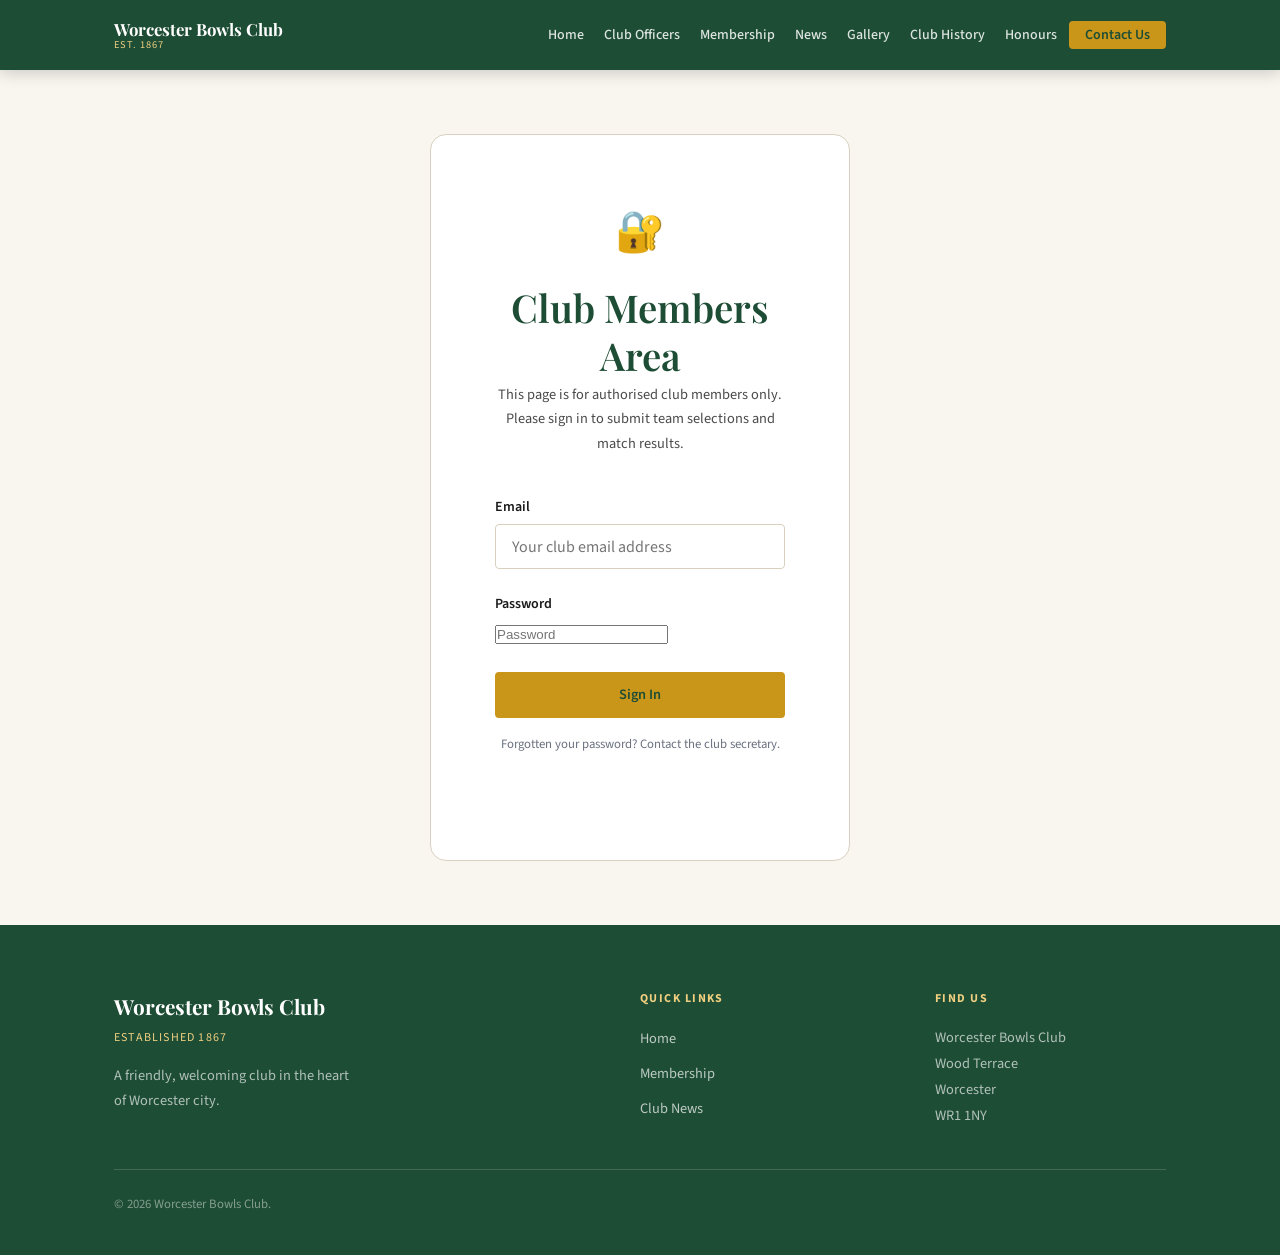
<file: admin.html>
<!DOCTYPE html>
<html lang="en">
<head>
  <meta charset="UTF-8" />
  <meta name="viewport" content="width=device-width, initial-scale=1.0" />
  <title>Submit News — Worcester Bowls Club</title>
  <link rel="icon" type="image/png" href="assets/images/favicon.png" />
  <link rel="stylesheet" href="assets/css/style.css" />
  <style>
    .fade-in { opacity:0; transform:translateY(20px); transition:opacity .6s ease,transform .6s ease; }
    .fade-in.visible { opacity:1; transform:translateY(0); }

    body { background: var(--cream); }

    /* Login wall */
    #login-wall {
      min-height: 80vh;
      display: flex;
      align-items: center;
      justify-content: center;
      padding: var(--space-2xl);
    }

    .login-card {
      background: var(--white);
      border: 1px solid var(--border);
      border-radius: var(--radius-lg);
      padding: var(--space-2xl);
      width: 100%;
      max-width: 420px;
      text-align: center;
    }

    .login-card .lock-icon { font-size: 2.5rem; margin-bottom: var(--space-md); }
    .login-card h2 { margin-bottom: var(--space-xs); }
    .login-card p  { font-size: .9rem; margin-bottom: var(--space-xl); }

    /* Admin panel (shown after login) */
    #admin-panel { display: none; }

    .admin-header {
      background: var(--green-dark);
      padding: var(--space-md) 0;
      margin-bottom: var(--space-2xl);
    }

    .admin-header-inner {
      display: flex;
      justify-content: space-between;
      align-items: center;
    }

    .admin-header span {
      color: rgba(255,255,255,.75);
      font-size: .875rem;
    }

    .admin-header strong { color: var(--white); }

    /* Post type tabs */
    .post-type-tabs {
      display: flex;
      gap: var(--space-sm);
      margin-bottom: var(--space-xl);
    }

    .post-type-tab {
      flex: 1;
      padding: var(--space-md);
      border: 2px solid var(--border);
      border-radius: var(--radius-md);
      background: var(--white);
      cursor: pointer;
      text-align: center;
      transition: all var(--transition);
      font-family: var(--font-body);
    }

    .post-type-tab:hover { border-color: var(--green-mid); }

    .post-type-tab.active {
      border-color: var(--green-dark);
      background: var(--green-pale);
    }

    .post-type-tab .tab-icon { font-size: 1.5rem; display: block; margin-bottom: 4px; }
    .post-type-tab .tab-label { font-size: .875rem; font-weight: 600; color: var(--green-dark); }

    /* Form panels */
    .form-panel { display: none; }
    .form-panel.active { display: block; }

    .admin-form {
      background: var(--white);
      border: 1px solid var(--border);
      border-radius: var(--radius-lg);
      padding: var(--space-2xl);
    }

    .form-section-title {
      font-family: var(--font-heading);
      font-size: 1.05rem;
      color: var(--green-dark);
      border-bottom: 2px solid var(--green-pale);
      padding-bottom: var(--space-sm);
      margin-bottom: var(--space-lg);
      margin-top: var(--space-xl);
    }

    .form-section-title:first-child { margin-top: 0; }

    @media (max-width: 600px) {
      .post-type-tabs { flex-direction: column; }
      .admin-form { padding: var(--space-lg); }
    }
  </style>
</head>
<body>

  <header class="site-header">
    <div class="container">
      <nav class="nav-inner" role="navigation" aria-label="Main navigation">
        <a href="index.html" class="nav-logo">
          <div class="nav-logo-text"><span class="club-name">Worcester Bowls Club</span><span class="club-est">Est. 1867</span></div>
        </a>
        <button class="nav-toggle" aria-label="Open menu" aria-expanded="false"><span></span><span></span><span></span></button>
        <ul class="nav-links" role="list">
          <li><a href="index.html">Home</a></li>
          <li><a href="club-officers.html">Club Officers</a></li>
          <li><a href="membership.html">Membership</a></li>
          <li><a href="newsfeed.html">News</a></li>
          <li><a href="gallery.html">Gallery</a></li>
          <li><a href="club-history.html">Club History</a></li>
          <li><a href="competition-honours.html">Honours</a></li>
          <li><a href="contact.html" class="nav-cta">Contact Us</a></li>
        </ul>
      </nav>
    </div>
  </header>

  <main id="main-content">

    <!-- ============================================================
         LOGIN WALL — shown to unauthenticated users
         ============================================================ -->
    <div id="login-wall">
      <div class="login-card">
        <div class="lock-icon">🔐</div>
        <h2>Club Members Area</h2>
        <p>This page is for authorised club members only. Please sign in to submit team selections and match results.</p>

        <div id="login-error" class="form-message error" style="margin-bottom: var(--space-md); text-align:left;"></div>

        <!-- Firebase login form — wired up in admin.js -->
        <div class="form-group" style="text-align:left;">
          <label for="login-email">Email</label>
          <input type="email" id="login-email" placeholder="Your club email address" autocomplete="email" />
        </div>
        <div class="form-group" style="text-align:left;">
          <label for="login-password">Password</label>
          <input type="password" id="login-password" placeholder="Password" autocomplete="current-password" />
        </div>
        <button class="btn btn-primary" id="login-btn" style="width:100%; justify-content:center;">Sign In</button>
        <p style="font-size:.8rem; color:var(--text-light); margin-top:var(--space-md);">Forgotten your password? Contact the club secretary.</p>
      </div>
    </div>

    <!-- ============================================================
         ADMIN PANEL — shown after successful login
         ============================================================ -->
    <div id="admin-panel">
      <div class="admin-header">
        <div class="container">
          <div class="admin-header-inner">
            <span>Signed in as <strong id="user-email-display"></strong></span>
            <button class="btn btn-secondary" id="logout-btn" style="padding:.4rem 1rem; font-size:.8rem;">Sign Out</button>
          </div>
        </div>
      </div>

      <div class="container">
        <div class="section-header fade-in">
          <span class="section-label">Club Members Area</span>
          <h2>Submit a News Post</h2>
          <div class="section-divider"></div>
        </div>

        <p style="max-width:60ch; margin-bottom: var(--space-xl);" class="fade-in">Use the forms below to post team selections ahead of matches, or to record match results and reports. Posts appear on the <a href="newsfeed.html">public newsfeed</a> immediately.</p>

        <!-- Post type selector -->
        <div class="post-type-tabs fade-in" role="tablist">
          <button class="post-type-tab active" data-tab="selection" role="tab" aria-selected="true">
            <span class="tab-icon">📋</span>
            <span class="tab-label">Team Selection</span>
          </button>
          <button class="post-type-tab" data-tab="result" role="tab" aria-selected="false">
            <span class="tab-icon">🏆</span>
            <span class="tab-label">Match Result</span>
          </button>
        </div>

        <!-- ======================================================
             TEAM SELECTION FORM
             ====================================================== -->
        <div class="form-panel active fade-in" id="panel-selection">
          <div class="admin-form">

            <h3 class="form-section-title">Match Details</h3>

            <div class="form-row">
              <div class="form-group">
                <label for="sel-match-date">Match Date <span class="required">*</span></label>
                <input type="date" id="sel-match-date" name="match_date" required />
              </div>
              <div class="form-group">
                <label for="sel-competition">Competition / League <span class="required">*</span></label>
                <input type="text" id="sel-competition" name="competition" placeholder="e.g. Worcester League, Friendly" required />
              </div>
            </div>

            <div class="form-row">
              <div class="form-group">
                <label for="sel-opponent">Opponent <span class="required">*</span></label>
                <input type="text" id="sel-opponent" name="opponent" placeholder="Opposing club name" required />
              </div>
              <div class="form-group">
                <label for="sel-venue">Venue</label>
                <select id="sel-venue" name="venue">
                  <option value="home">Home</option>
                  <option value="away">Away</option>
                </select>
              </div>
            </div>

            <h3 class="form-section-title">Selected Players</h3>

            <div class="form-group">
              <label for="sel-players">Player Names <span class="required">*</span></label>
              <textarea id="sel-players" name="players" rows="4" placeholder="List selected players, one per line or separated by commas" required></textarea>
            </div>

            <div class="form-group">
              <label for="sel-additional">Additional Information</label>
              <textarea id="sel-additional" name="additional_info" rows="3" placeholder="e.g. Arrival time, dress code, any special instructions…"></textarea>
            </div>

            <div id="sel-success" class="form-message success">✅ Team selection posted to the newsfeed!</div>
            <div id="sel-error" class="form-message error">Something went wrong. Please try again.</div>

            <div style="margin-top:var(--space-xl);">
              <button class="btn btn-primary" id="sel-submit-btn">Post Team Selection</button>
            </div>

          </div>
        </div>

        <!-- ======================================================
             MATCH RESULT FORM
             ====================================================== -->
        <div class="form-panel fade-in" id="panel-result">
          <div class="admin-form">

            <h3 class="form-section-title">Match Details</h3>

            <div class="form-row">
              <div class="form-group">
                <label for="res-match-date">Match Date <span class="required">*</span></label>
                <input type="date" id="res-match-date" name="match_date" required />
              </div>
              <div class="form-group">
                <label for="res-competition">Competition / League <span class="required">*</span></label>
                <input type="text" id="res-competition" name="competition" placeholder="e.g. Worcester League" required />
              </div>
            </div>

            <h3 class="form-section-title">Score</h3>

            <div class="form-row">
              <div class="form-group">
                <label for="res-home-team">Home Team <span class="required">*</span></label>
                <input type="text" id="res-home-team" name="home_team" placeholder="e.g. Worcester" required />
              </div>
              <div class="form-group">
                <label for="res-home-score">Home Score <span class="required">*</span></label>
                <input type="text" id="res-home-score" name="home_score" placeholder="e.g. 78" required />
              </div>
            </div>

            <div class="form-row">
              <div class="form-group">
                <label for="res-away-team">Away Team <span class="required">*</span></label>
                <input type="text" id="res-away-team" name="away_team" placeholder="Opponent name" required />
              </div>
              <div class="form-group">
                <label for="res-away-score">Away Score <span class="required">*</span></label>
                <input type="text" id="res-away-score" name="away_score" placeholder="e.g. 64" required />
              </div>
            </div>

            <div class="form-group">
              <label for="res-outcome">Outcome for Worcester <span class="required">*</span></label>
              <select id="res-outcome" name="outcome" required>
                <option value="">Select result…</option>
                <option value="win">Win</option>
                <option value="loss">Loss</option>
                <option value="draw">Draw</option>
              </select>
            </div>

            <h3 class="form-section-title">Match Report</h3>

            <div class="form-group">
              <label for="res-report">Match Comments / Report</label>
              <textarea id="res-report" name="match_report" rows="5" placeholder="A brief summary of the match — highlights, standout performances, anything worth noting. This will appear on the public newsfeed."></textarea>
              <p class="form-notice">This field is optional but encouraged — members love reading about the matches!</p>
            </div>

            <div id="res-success" class="form-message success">✅ Match result posted to the newsfeed!</div>
            <div id="res-error" class="form-message error">Something went wrong. Please try again.</div>

            <div style="margin-top:var(--space-xl);">
              <button class="btn btn-primary" id="res-submit-btn">Post Match Result</button>
            </div>

          </div>
        </div>

      </div><!-- /container -->
    </div><!-- /admin-panel -->

  </main>

  <footer class="site-footer" role="contentinfo">
    <div class="container">
      <div class="footer-grid">
        <div class="footer-brand"><div class="club-name">Worcester Bowls Club</div><div class="est">Established 1867</div><p>A friendly, welcoming club in the heart of Worcester city.</p></div>
        <div><div class="footer-heading">Quick Links</div><ul class="footer-links"><li><a href="index.html">Home</a></li><li><a href="membership.html">Membership</a></li><li><a href="newsfeed.html">Club News</a></li></ul></div>
        <div><div class="footer-heading">Find Us</div><address class="footer-address">Worcester Bowls Club<br>Wood Terrace<br>Worcester<br>WR1 1NY</address></div>
      </div>
      <div class="footer-bottom"><span>&copy; <span class="js-year"></span> Worcester Bowls Club.</span></div>
    </div>
  </footer>

  <script src="assets/js/main.js"></script>
  <!-- Firebase admin JS loaded here once Firebase is configured -->
  <!-- <script type="module" src="assets/js/admin.js"></script> -->

  <script>
    // === TAB SWITCHING ===
    document.querySelectorAll('.post-type-tab').forEach(tab => {
      tab.addEventListener('click', () => {
        document.querySelectorAll('.post-type-tab').forEach(t => { t.classList.remove('active'); t.setAttribute('aria-selected','false'); });
        document.querySelectorAll('.form-panel').forEach(p => p.classList.remove('active'));
        tab.classList.add('active');
        tab.setAttribute('aria-selected','true');
        document.getElementById('panel-' + tab.dataset.tab).classList.add('active');
      });
    });

    // === PLACEHOLDER LOGIN (replace with Firebase auth in admin.js) ===
    // This just hides the login wall for UI development.
    // DO NOT use this in production — Firebase auth replaces it entirely.
    document.getElementById('login-btn').addEventListener('click', () => {
      const email    = document.getElementById('login-email').value.trim();
      const password = document.getElementById('login-password').value;
      const errorEl  = document.getElementById('login-error');

      if (!email || !password) {
        errorEl.textContent = 'Please enter your email and password.';
        errorEl.style.display = 'block';
        return;
      }

      // TODO: Replace this block with Firebase signInWithEmailAndPassword()
      // For now, show a placeholder message
      errorEl.textContent = '⚠️ Firebase authentication not yet configured. See admin.js setup notes.';
      errorEl.style.display = 'block';
    });

    document.getElementById('logout-btn').addEventListener('click', () => {
      document.getElementById('admin-panel').style.display = 'none';
      document.getElementById('login-wall').style.display  = 'flex';
    });
  </script>

</body>
</html>
</file>
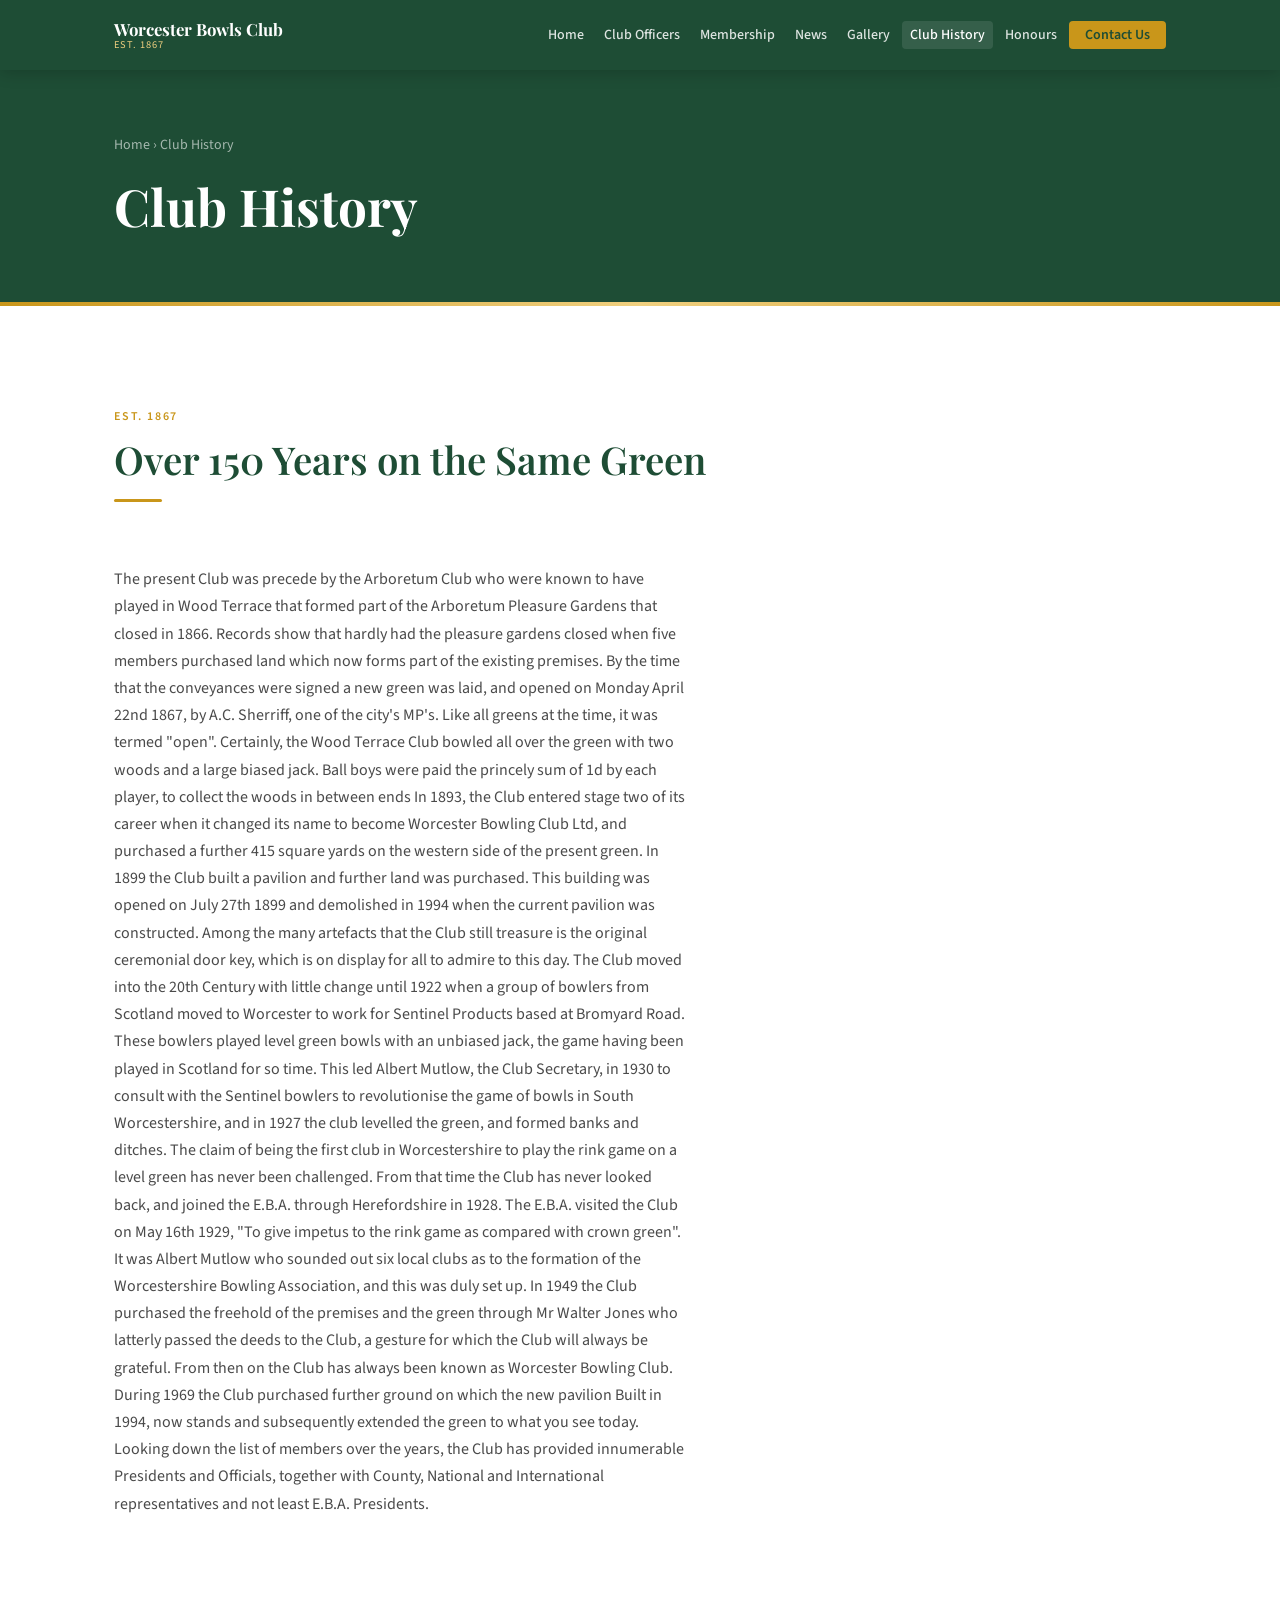
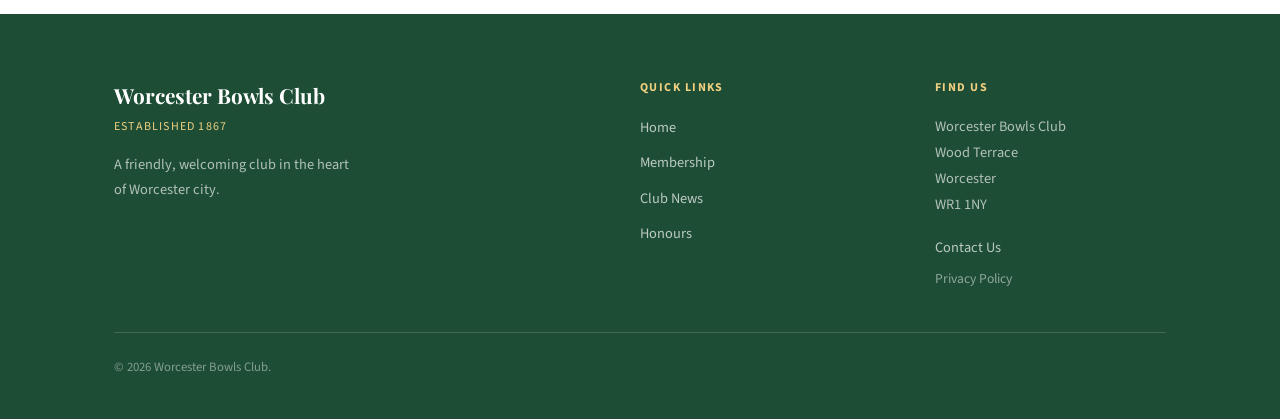
<file: club-history.html>
<!DOCTYPE html>
<html lang="en">
<head>
  <meta charset="UTF-8" />
  <meta name="viewport" content="width=device-width, initial-scale=1.0" />
  <title>Club History — Worcester Bowls Club</title>
  <link rel="icon" type="image/png" href="assets/images/favicon.png" />
  <link rel="stylesheet" href="assets/css/style.css" />
  <style>
    .fade-in { opacity:0; transform:translateY(20px); transition:opacity .6s ease,transform .6s ease; }
    .fade-in.visible { opacity:1; transform:translateY(0); }

    .history-body {
      max-width: 72ch;
    }

    .history-body h3 {
      margin-top: var(--space-2xl);
      margin-bottom: var(--space-sm);
    }

    .history-body p {
      max-width: none;
    }

    .history-image {
      border-radius: var(--radius-md);
      border: 1px solid var(--border);
      margin-block: var(--space-xl);
      overflow: hidden;
    }

    .history-image img {
      width: 100%;
    }

    .history-image figcaption {
      padding: var(--space-sm) var(--space-md);
      font-size: .8rem;
      color: var(--text-light);
      background: var(--cream);
      border-top: 1px solid var(--border);
    }
  </style>
</head>
<body>
  <header class="site-header">
    <div class="container">
      <nav class="nav-inner" role="navigation" aria-label="Main navigation">
        <a href="index.html" class="nav-logo">
          <div class="nav-logo-text"><span class="club-name">Worcester Bowls Club</span><span class="club-est">Est. 1867</span></div>
        </a>
        <button class="nav-toggle" aria-label="Open menu" aria-expanded="false"><span></span><span></span><span></span></button>
        <ul class="nav-links" role="list">
          <li><a href="index.html">Home</a></li>
          <li><a href="club-officers.html">Club Officers</a></li>
          <li><a href="membership.html">Membership</a></li>
          <li><a href="newsfeed.html">News</a></li>
          <li><a href="gallery.html">Gallery</a></li>
          <li><a href="club-history.html">Club History</a></li>
          <li><a href="competition-honours.html">Honours</a></li>
          <li><a href="contact.html" class="nav-cta">Contact Us</a></li>
        </ul>
      </nav>
    </div>
  </header>
  <main id="main-content">
    <div class="page-header">
      <div class="container">
        <p class="breadcrumb"><a href="index.html">Home</a> &rsaquo; Club History</p>
        <h1>Club History</h1>
      </div>
    </div>
    <section class="section section--alt">
      <div class="container">
        <div class="section-header fade-in">
          <span class="section-label">Est. 1867</span>
          <h2>Over 150 Years on the Same Green</h2>
          <div class="section-divider"></div>
        </div>

        <!-- PASTE THE FULL CLUB HISTORY TEXT BELOW, replacing the placeholder paragraphs -->
        <!-- Use <h3> tags for section headings within the history -->
        <div class="history-body fade-in">
	<p>The present Club was precede by the Arboretum Club who were known to have played in Wood Terrace that formed part of the Arboretum Pleasure Gardens that closed in 1866. Records show that hardly had the pleasure gardens closed when five members purchased land which now forms part of the existing premises. By the time that the conveyances were signed a new green was laid, and opened on Monday April 22nd 1867, by A.C. Sherriff, one of the city's MP's. Like all greens at the time, it was termed "open". Certainly, the Wood Terrace Club bowled all over the green with two woods and a large biased jack. Ball boys were paid the princely sum of 1d by each player, to collect the woods in between ends

In 1893, the Club entered stage two of its career when it changed its name to become Worcester Bowling Club Ltd, and purchased a further 415 square yards on the western side of the present green.

In 1899 the Club built a pavilion and further land was purchased. This building was opened on July 27th 1899 and demolished in 1994 when the current pavilion was constructed. Among the many artefacts that the Club still treasure is the original ceremonial door key, which is on display for all to admire to this day.

The Club moved into the 20th Century with little change until 1922 when a group of bowlers from Scotland moved to Worcester to work for Sentinel Products based at Bromyard Road. These bowlers played level green bowls with an unbiased jack, the game having been played in Scotland for so time. This led Albert Mutlow, the Club Secretary, in 1930 to consult with the Sentinel bowlers to revolutionise the game of bowls in South Worcestershire, and in 1927 the club levelled the green, and formed banks and ditches.

The claim of being the first club in Worcestershire to play the rink game on a level green has never been challenged.

From that time the Club has never looked back, and joined the E.B.A. through Herefordshire in 1928. The E.B.A. visited the Club on May 16th 1929, "To give impetus to the rink game as compared with crown green". It was Albert Mutlow who sounded out six local clubs as to the formation of the Worcestershire Bowling Association, and this was duly set up.

In 1949 the Club purchased the freehold of the premises and the green through Mr Walter Jones who latterly passed the deeds to the Club, a gesture for which the Club will always be grateful. From then on the Club has always been known as Worcester Bowling Club.

During 1969 the Club purchased further ground on which the new pavilion Built in 1994, now stands and subsequently extended the green to what you see today.

Looking down the list of members over the years, the Club has provided innumerable Presidents and Officials, together with County, National and International representatives and not least E.B.A. Presidents.</P>
	  <!--
          <h3>The Early Years</h3>
          <p>[Replace with the early history of the club from the original site or from club records.]</p>
	  -->
          <!-- Example of how to add a historical photo: -->
          <!--
          <figure class="history-image">
            <img src="assets/images/history/club-1920s.jpg" alt="Worcester Bowls Club in the 1920s" />
            <figcaption>The club in the 1920s — photograph courtesy of the club archive.</figcaption>
          </figure>
          -->
	
	  <!--
          <h3>Growth and Development</h3>
          <p>[Continue history here…]</p>
	  -->
	  <!--
          <h3>The Club Today</h3>
          <p>Today, Worcester Bowls Club continues the tradition of welcoming players of all abilities. [Complete this section.]</p>
	  -->
        </div>

      </div>
    </section>
  </main>
  <footer class="site-footer" role="contentinfo">
    <div class="container">
      <div class="footer-grid">
        <div class="footer-brand"><div class="club-name">Worcester Bowls Club</div><div class="est">Established 1867</div><p>A friendly, welcoming club in the heart of Worcester city.</p></div>
        <div><div class="footer-heading">Quick Links</div><ul class="footer-links"><li><a href="index.html">Home</a></li><li><a href="membership.html">Membership</a></li><li><a href="newsfeed.html">Club News</a></li><li><a href="competition-honours.html">Honours</a></li></ul></div>
        <div><div class="footer-heading">Find Us</div><address class="footer-address">Worcester Bowls Club<br>Wood Terrace<br>Worcester<br>WR1 1NY</address><div style="margin-top:var(--space-md);"><a href="contact.html" style="font-size:.9rem;color:rgba(255,255,255,.7);">Contact Us</a></div><div style="margin-top:var(--space-xs);"><a href="privacy-policy.html" style="font-size:.85rem;color:rgba(255,255,255,.5);">Privacy Policy</a></div></div>
      </div>
      <div class="footer-bottom"><span>&copy; <span class="js-year"></span> Worcester Bowls Club.</span></div>
    </div>
  </footer>
  <script src="assets/js/main.js"></script>
</body>
</html>
</file>
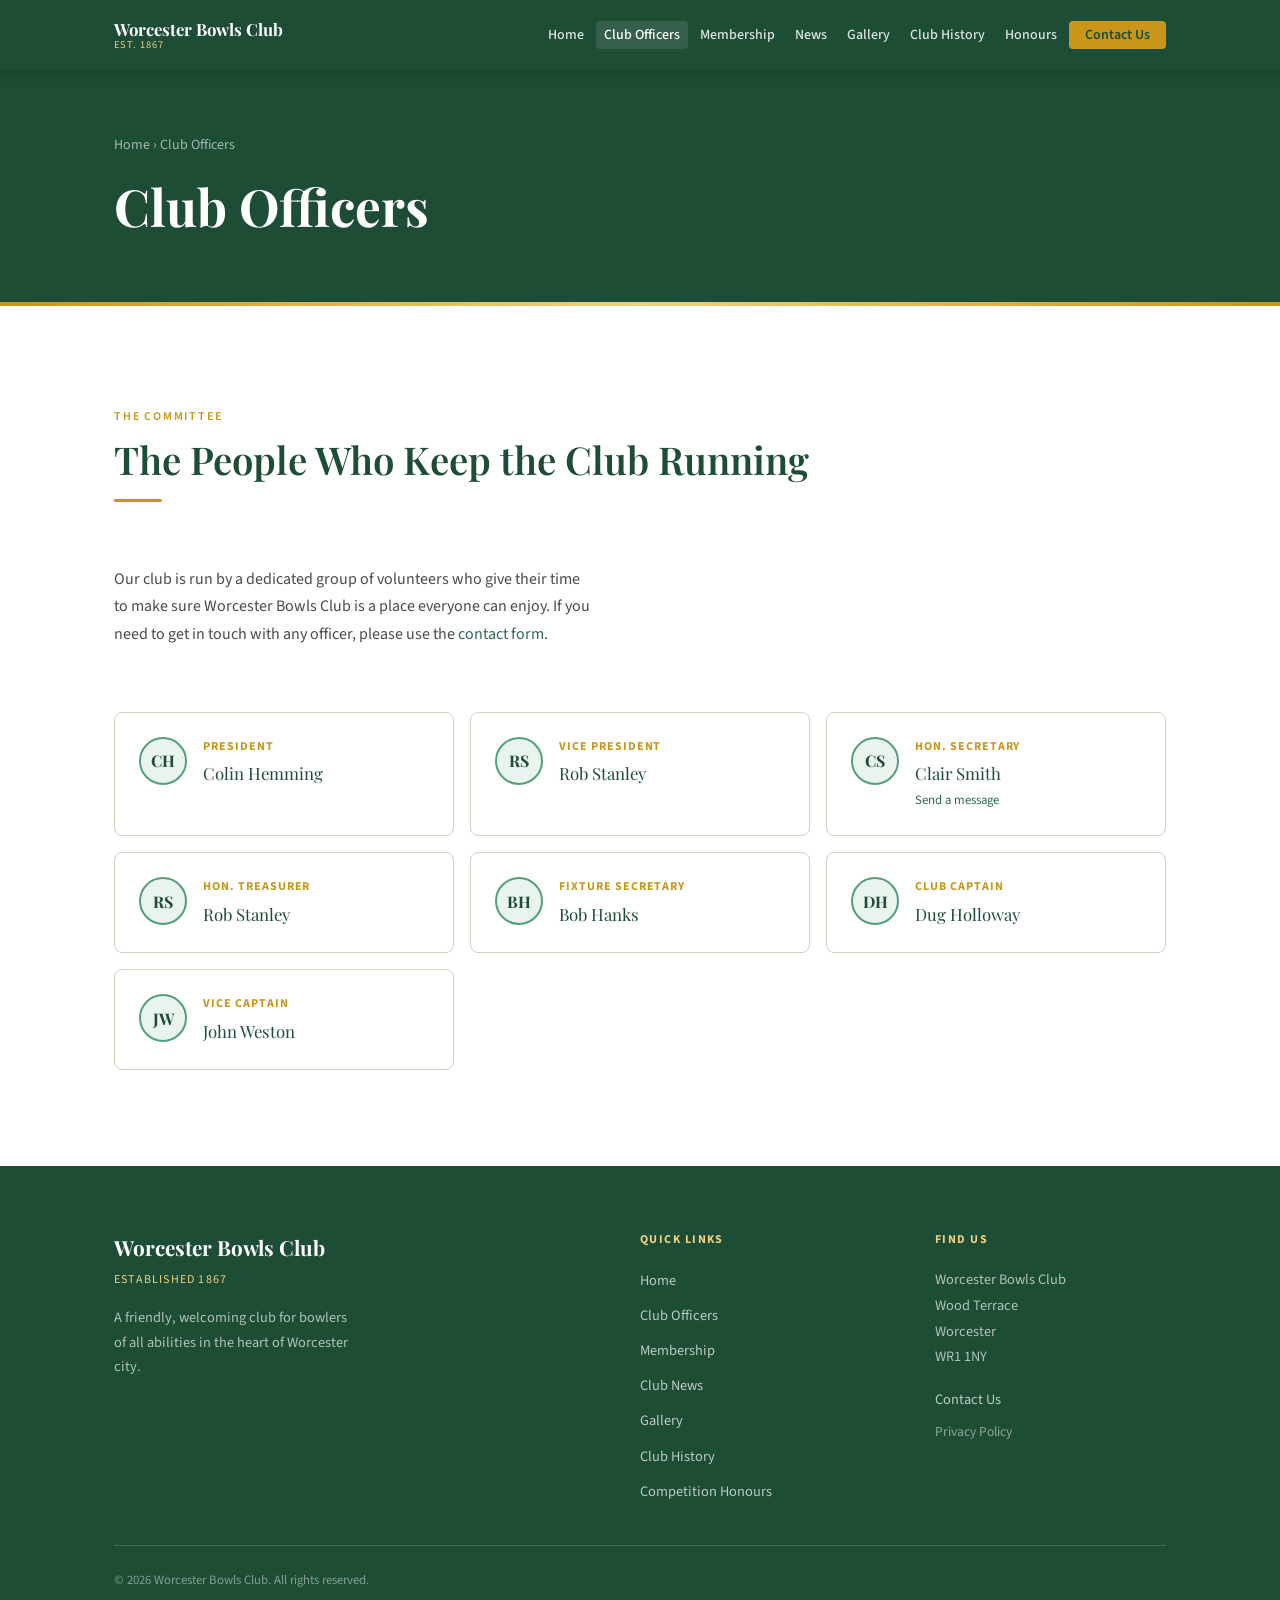
<file: club-officers.html>
<!DOCTYPE html>
<html lang="en">
<head>
  <meta charset="UTF-8" />
  <meta name="viewport" content="width=device-width, initial-scale=1.0" />
  <meta name="description" content="Meet the officers of Worcester Bowls Club — the people who keep the club running." />
  <title>Club Officers — Worcester Bowls Club</title>
  <link rel="icon" type="image/png" href="assets/images/favicon.png" />
  <link rel="stylesheet" href="assets/css/style.css" />
  <style>
    .fade-in { opacity:0; transform:translateY(20px); transition:opacity .6s ease,transform .6s ease; }
    .fade-in.visible { opacity:1; transform:translateY(0); }
  </style>
</head>
<body>

  <header class="site-header">
    <div class="container">
      <nav class="nav-inner" role="navigation" aria-label="Main navigation">
        <a href="index.html" class="nav-logo">
          <div class="nav-logo-text">
            <span class="club-name">Worcester Bowls Club</span>
            <span class="club-est">Est. 1867</span>
          </div>
        </a>
        <button class="nav-toggle" aria-label="Open menu" aria-expanded="false">
          <span></span><span></span><span></span>
        </button>
        <ul class="nav-links" role="list">
          <li><a href="index.html">Home</a></li>
          <li><a href="club-officers.html">Club Officers</a></li>
          <li><a href="membership.html">Membership</a></li>
          <li><a href="newsfeed.html">News</a></li>
          <li><a href="gallery.html">Gallery</a></li>
          <li><a href="club-history.html">Club History</a></li>
          <li><a href="competition-honours.html">Honours</a></li>
          <li><a href="contact.html" class="nav-cta">Contact Us</a></li>
        </ul>
      </nav>
    </div>
  </header>

  <main id="main-content">
    <div class="page-header">
      <div class="container">
        <p class="breadcrumb"><a href="index.html">Home</a> &rsaquo; Club Officers</p>
        <h1>Club Officers</h1>
      </div>
    </div>

    <section class="section section--alt">
      <div class="container">
        <div class="section-header">
          <span class="section-label">The Committee</span>
          <h2>The People Who Keep the Club Running</h2>
          <div class="section-divider"></div>
        </div>
        <p style="max-width:60ch; margin-bottom: var(--space-2xl);">Our club is run by a dedicated group of volunteers who give their time to make sure Worcester Bowls Club is a place everyone can enjoy. If you need to get in touch with any officer, please use the <a href="contact.html">contact form</a>.</p>

        <!-- REPLACE the names, roles and initials below with actual club officer details -->
        <div class="officer-list fade-in">

          <div class="officer-card">
            <div class="officer-initials">CH</div>
            <div class="officer-info">
              <div class="role">President</div>
              <div class="name">Colin Hemming</div>
            </div>
          </div>

          <div class="officer-card">
            <div class="officer-initials">RS</div>
            <div class="officer-info">
              <div class="role">Vice President</div>
              <div class="name">Rob Stanley</div>
            </div>
          </div>

          <div class="officer-card">
            <div class="officer-initials">CS</div>
            <div class="officer-info">
              <div class="role">Hon. Secretary</div>
              <div class="name">Clair Smith</div>
              <div class="contact-link"><a href="contact.html">Send a message</a></div>
            </div>
          </div>

          <div class="officer-card">
            <div class="officer-initials">RS</div>
            <div class="officer-info">
              <div class="role">Hon. Treasurer</div>
              <div class="name">Rob Stanley</div>
            </div>
          </div>

          <div class="officer-card">
            <div class="officer-initials">BH</div>
            <div class="officer-info">
              <div class="role">Fixture Secretary</div>
              <div class="name">Bob Hanks</div>
            </div>
          </div>

          <div class="officer-card">
            <div class="officer-initials">DH</div>
            <div class="officer-info">
              <div class="role">Club Captain</div>
              <div class="name">Dug Holloway</div>
            </div>
          </div>

          <div class="officer-card">
            <div class="officer-initials">JW</div>
            <div class="officer-info">
              <div class="role">Vice Captain</div>
              <div class="name">John Weston</div>
            </div>
          </div>

          <!-- Add more officers as needed -->

        </div>
      </div>
    </section>
  </main>

  <footer class="site-footer" role="contentinfo">
    <div class="container">
      <div class="footer-grid">
        <div class="footer-brand">
          <div class="club-name">Worcester Bowls Club</div>
          <div class="est">Established 1867</div>
          <p>A friendly, welcoming club for bowlers of all abilities in the heart of Worcester city.</p>
        </div>
        <div>
          <div class="footer-heading">Quick Links</div>
          <ul class="footer-links">
            <li><a href="index.html">Home</a></li>
            <li><a href="club-officers.html">Club Officers</a></li>
            <li><a href="membership.html">Membership</a></li>
            <li><a href="newsfeed.html">Club News</a></li>
            <li><a href="gallery.html">Gallery</a></li>
            <li><a href="club-history.html">Club History</a></li>
            <li><a href="competition-honours.html">Competition Honours</a></li>
          </ul>
        </div>
        <div>
          <div class="footer-heading">Find Us</div>
          <address class="footer-address">Worcester Bowls Club<br>Wood Terrace<br>Worcester<br>WR1 1NY</address>
          <div style="margin-top:var(--space-md);"><a href="contact.html" style="font-size:.9rem;color:rgba(255,255,255,.7);">Contact Us</a></div>
          <div style="margin-top:var(--space-xs);"><a href="privacy-policy.html" style="font-size:.85rem;color:rgba(255,255,255,.5);">Privacy Policy</a></div>
        </div>
      </div>
      <div class="footer-bottom">
        <span>&copy; <span class="js-year"></span> Worcester Bowls Club. All rights reserved.</span>
      </div>
    </div>
  </footer>

  <script src="assets/js/main.js"></script>
</body>
</html>
</file>
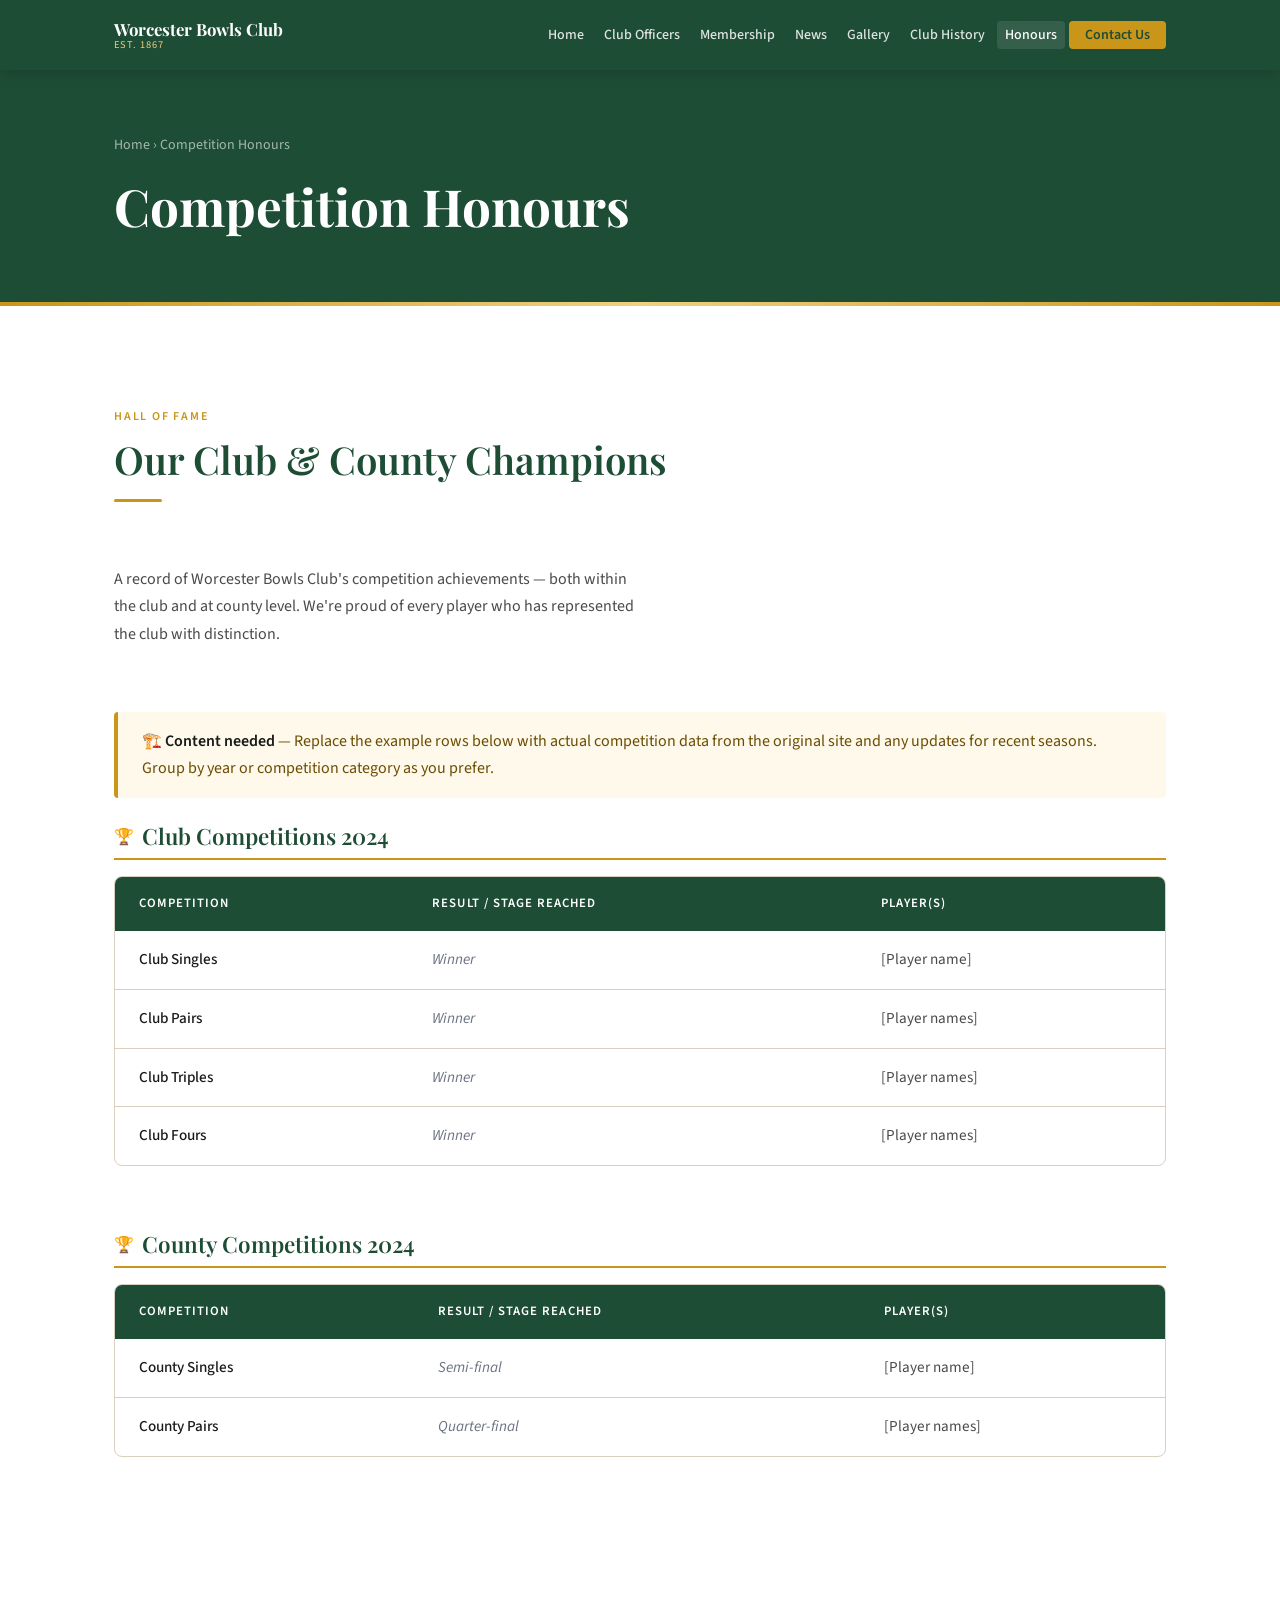
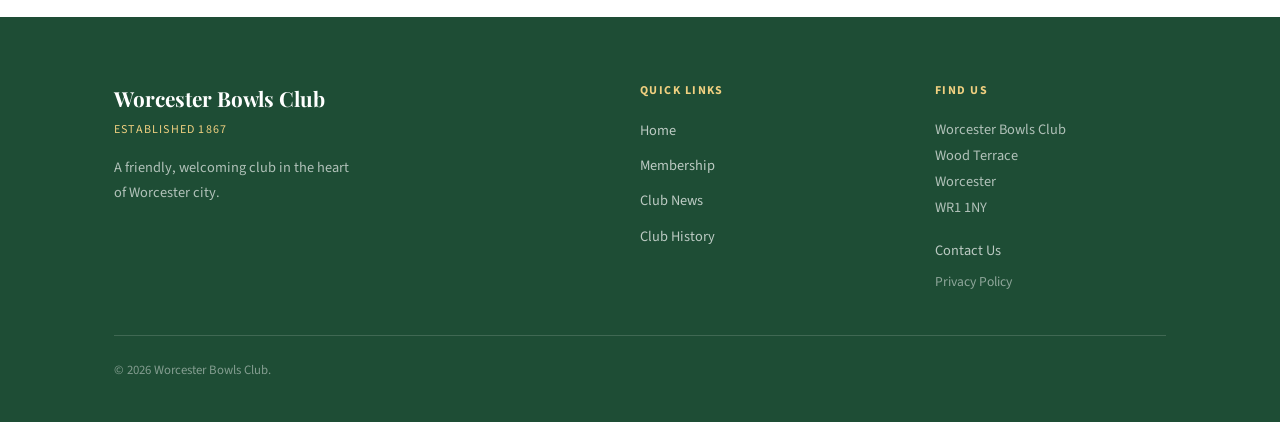
<file: competition-honours.html>
<!DOCTYPE html>
<html lang="en">
<head>
  <meta charset="UTF-8" />
  <meta name="viewport" content="width=device-width, initial-scale=1.0" />
  <title>Competition Honours — Worcester Bowls Club</title>
  <link rel="icon" type="image/png" href="assets/images/favicon.png" />
  <link rel="stylesheet" href="assets/css/style.css" />
  <style>
    .fade-in { opacity:0; transform:translateY(20px); transition:opacity .6s ease,transform .6s ease; }
    .fade-in.visible { opacity:1; transform:translateY(0); }

    .honours-intro {
      max-width: 65ch;
      margin-bottom: var(--space-2xl);
    }

    .honours-year-group {
      margin-bottom: var(--space-2xl);
    }

    .honours-year-group h3 {
      font-size: 1.4rem;
      color: var(--green-dark);
      border-bottom: 2px solid var(--gold);
      padding-bottom: var(--space-sm);
      margin-bottom: var(--space-md);
      display: flex;
      align-items: center;
      gap: var(--space-sm);
    }

    .honours-year-group h3::before {
      content: '🏆';
      font-size: 1rem;
    }

    /* Honour row */
    .honours-table tbody td:nth-child(2) {
      font-style: italic;
      color: var(--text-light);
    }
  </style>
</head>
<body>
  <header class="site-header">
    <div class="container">
      <nav class="nav-inner" role="navigation" aria-label="Main navigation">
        <a href="index.html" class="nav-logo">
          <div class="nav-logo-text"><span class="club-name">Worcester Bowls Club</span><span class="club-est">Est. 1867</span></div>
        </a>
        <button class="nav-toggle" aria-label="Open menu" aria-expanded="false"><span></span><span></span><span></span></button>
        <ul class="nav-links" role="list">
          <li><a href="index.html">Home</a></li>
          <li><a href="club-officers.html">Club Officers</a></li>
          <li><a href="membership.html">Membership</a></li>
          <li><a href="newsfeed.html">News</a></li>
          <li><a href="gallery.html">Gallery</a></li>
          <li><a href="club-history.html">Club History</a></li>
          <li><a href="competition-honours.html">Honours</a></li>
          <li><a href="contact.html" class="nav-cta">Contact Us</a></li>
        </ul>
      </nav>
    </div>
  </header>
  <main id="main-content">
    <div class="page-header">
      <div class="container">
        <p class="breadcrumb"><a href="index.html">Home</a> &rsaquo; Competition Honours</p>
        <h1>Competition Honours</h1>
      </div>
    </div>
    <section class="section section--alt">
      <div class="container">
        <div class="section-header fade-in">
          <span class="section-label">Hall of Fame</span>
          <h2>Our Club &amp; County Champions</h2>
          <div class="section-divider"></div>
        </div>

        <div class="honours-intro fade-in">
          <p>A record of Worcester Bowls Club's competition achievements — both within the club and at county level. We're proud of every player who has represented the club with distinction.</p>
        </div>

        <div class="notice notice-warning fade-in">
          <strong>🏗️ Content needed</strong> — Replace the example rows below with actual competition data from the original site and any updates for recent seasons. Group by year or competition category as you prefer.
        </div>

        <!-- EXAMPLE STRUCTURE — duplicate .honours-year-group for each year/category -->
        <div class="honours-year-group fade-in">
          <h3>Club Competitions 2024</h3>
          <div class="table-wrapper">
            <table class="honours-table">
              <thead>
                <tr>
                  <th>Competition</th>
                  <th>Result / Stage Reached</th>
                  <th>Player(s)</th>
                </tr>
              </thead>
              <tbody>
                <tr>
                  <td>Club Singles</td>
                  <td>Winner</td>
                  <td>[Player name]</td>
                </tr>
                <tr>
                  <td>Club Pairs</td>
                  <td>Winner</td>
                  <td>[Player names]</td>
                </tr>
                <tr>
                  <td>Club Triples</td>
                  <td>Winner</td>
                  <td>[Player names]</td>
                </tr>
                <tr>
                  <td>Club Fours</td>
                  <td>Winner</td>
                  <td>[Player names]</td>
                </tr>
              </tbody>
            </table>
          </div>
        </div>

        <div class="honours-year-group fade-in">
          <h3>County Competitions 2024</h3>
          <div class="table-wrapper">
            <table class="honours-table">
              <thead>
                <tr>
                  <th>Competition</th>
                  <th>Result / Stage Reached</th>
                  <th>Player(s)</th>
                </tr>
              </thead>
              <tbody>
                <tr>
                  <td>County Singles</td>
                  <td>Semi-final</td>
                  <td>[Player name]</td>
                </tr>
                <tr>
                  <td>County Pairs</td>
                  <td>Quarter-final</td>
                  <td>[Player names]</td>
                </tr>
              </tbody>
            </table>
          </div>
        </div>

        <!-- Add more year groups following the same pattern -->

      </div>
    </section>
  </main>
  <footer class="site-footer" role="contentinfo">
    <div class="container">
      <div class="footer-grid">
        <div class="footer-brand"><div class="club-name">Worcester Bowls Club</div><div class="est">Established 1867</div><p>A friendly, welcoming club in the heart of Worcester city.</p></div>
        <div><div class="footer-heading">Quick Links</div><ul class="footer-links"><li><a href="index.html">Home</a></li><li><a href="membership.html">Membership</a></li><li><a href="newsfeed.html">Club News</a></li><li><a href="club-history.html">Club History</a></li></ul></div>
        <div><div class="footer-heading">Find Us</div><address class="footer-address">Worcester Bowls Club<br>Wood Terrace<br>Worcester<br>WR1 1NY</address><div style="margin-top:var(--space-md);"><a href="contact.html" style="font-size:.9rem;color:rgba(255,255,255,.7);">Contact Us</a></div><div style="margin-top:var(--space-xs);"><a href="privacy-policy.html" style="font-size:.85rem;color:rgba(255,255,255,.5);">Privacy Policy</a></div></div>
      </div>
      <div class="footer-bottom"><span>&copy; <span class="js-year"></span> Worcester Bowls Club.</span></div>
    </div>
  </footer>
  <script src="assets/js/main.js"></script>
</body>
</html>
</file>
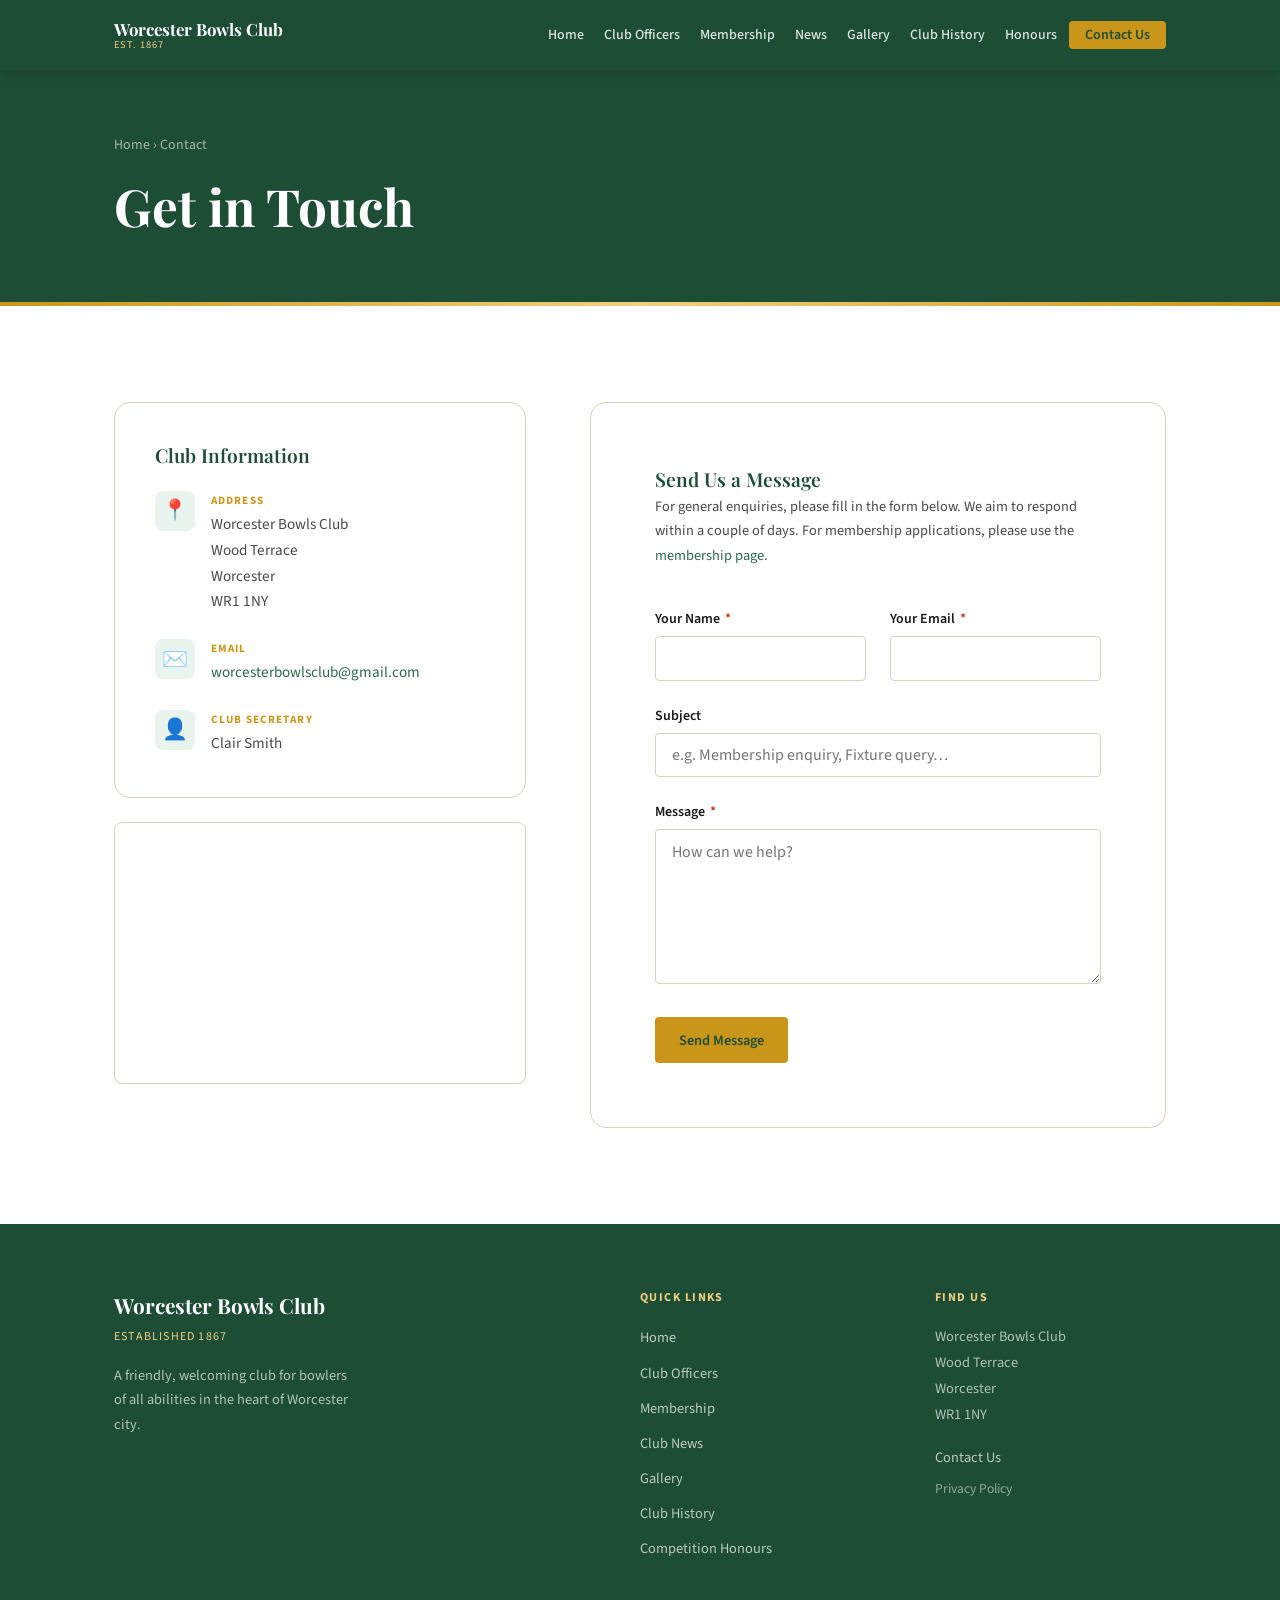
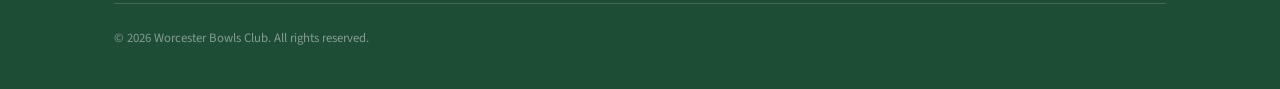
<file: contact.html>
<!DOCTYPE html>
<html lang="en">
<head>
  <meta charset="UTF-8" />
  <meta name="viewport" content="width=device-width, initial-scale=1.0" />
  <meta name="description" content="Get in touch with Worcester Bowls Club — contact form, address and directions." />
  <title>Contact Us — Worcester Bowls Club</title>
  <link rel="icon" type="image/png" href="assets/images/favicon.png" />
  <link rel="stylesheet" href="assets/css/style.css" />
  <style>
    .fade-in { opacity:0; transform:translateY(20px); transition:opacity .6s ease,transform .6s ease; }
    .fade-in.visible { opacity:1; transform:translateY(0); }

    .contact-grid {
      display: grid;
      grid-template-columns: 1fr 1.4fr;
      gap: var(--space-2xl);
      align-items: start;
    }

    .contact-info-block {
      background: var(--white);
      border: 1px solid var(--border);
      border-radius: var(--radius-lg);
      padding: var(--space-xl);
    }

    .contact-item {
      display: flex;
      align-items: flex-start;
      gap: var(--space-md);
      margin-bottom: var(--space-lg);
    }

    .contact-item:last-child { margin-bottom: 0; }

    .contact-icon {
      flex-shrink: 0;
      font-size: 1.3rem;
      width: 40px;
      height: 40px;
      background: var(--green-pale);
      border-radius: var(--radius-md);
      display: flex;
      align-items: center;
      justify-content: center;
    }

    .contact-item-label {
      font-size: 0.7rem;
      font-weight: 700;
      letter-spacing: .1em;
      text-transform: uppercase;
      color: var(--gold);
      margin-bottom: 2px;
    }

    .contact-item-value {
      font-size: 0.95rem;
      color: var(--text-mid);
      font-style: normal;
    }

    .map-wrapper {
      margin-top: var(--space-lg);
      border-radius: var(--radius-md);
      overflow: hidden;
      border: 1px solid var(--border);
    }

    .map-wrapper iframe {
      display: block;
      width: 100%;
      height: 260px;
      border: none;
    }

    .contact-form-card {
      background: var(--white);
      border: 1px solid var(--border);
      border-radius: var(--radius-lg);
      padding: var(--space-2xl);
    }

    @media (max-width: 768px) {
      .contact-grid { grid-template-columns: 1fr; }
      .contact-form-card { padding: var(--space-lg); }
    }
  </style>
</head>
<body>

  <header class="site-header">
    <div class="container">
      <nav class="nav-inner" role="navigation" aria-label="Main navigation">
        <a href="index.html" class="nav-logo">
          <div class="nav-logo-text">
            <span class="club-name">Worcester Bowls Club</span>
            <span class="club-est">Est. 1867</span>
          </div>
        </a>
        <button class="nav-toggle" aria-label="Open menu" aria-expanded="false">
          <span></span><span></span><span></span>
        </button>
        <ul class="nav-links" role="list">
          <li><a href="index.html">Home</a></li>
          <li><a href="club-officers.html">Club Officers</a></li>
          <li><a href="membership.html">Membership</a></li>
          <li><a href="newsfeed.html">News</a></li>
          <li><a href="gallery.html">Gallery</a></li>
          <li><a href="club-history.html">Club History</a></li>
          <li><a href="competition-honours.html">Honours</a></li>
          <li><a href="contact.html" class="nav-cta">Contact Us</a></li>
        </ul>
      </nav>
    </div>
  </header>

  <main id="main-content">
    <div class="page-header">
      <div class="container">
        <p class="breadcrumb"><a href="index.html">Home</a> &rsaquo; Contact</p>
        <h1>Get in Touch</h1>
      </div>
    </div>

    <section class="section section--alt">
      <div class="container">
        <div class="contact-grid">

          <!-- Left: info + map -->
          <div class="fade-in">
            <div class="contact-info-block">
              <h2 style="font-size:1.2rem; margin-bottom: var(--space-lg);">Club Information</h2>

              <div class="contact-item">
                <div class="contact-icon">📍</div>
                <div>
                  <div class="contact-item-label">Address</div>
                  <address class="contact-item-value">
                    Worcester Bowls Club<br>
                    Wood Terrace<br>
                    Worcester<br>
                    WR1 1NY
                  </address>
                </div>
              </div>

              <div class="contact-item">
                <div class="contact-icon">✉️</div>
                <div>
                  <div class="contact-item-label">Email</div>
                  <!-- Replace with actual secretary email -->
                  <div class="contact-item-value">
                    <a href="mailto:worcesterbowlsclub@gmail.com">worcesterbowlsclub@gmail.com</a>
                  </div>
                </div>
              </div>

              <div class="contact-item">
                <div class="contact-icon">👤</div>
                <div>
                  <div class="contact-item-label">Club Secretary</div>
                  <!-- Replace with actual secretary name -->
                  <div class="contact-item-value">Clair Smith</div>
                </div>
              </div>

            </div>

            <!-- Google Maps embed — replace with correct embed URL for Wood Terrace, Worcester -->
            <div class="map-wrapper" style="margin-top: var(--space-lg);">
              <iframe
                src="https://www.google.com/maps/embed?pb=!1m18!1m12!1m3!1d2443.7!2d-2.2200!3d52.1930!2m3!1f0!2f0!3f0!3m2!1i1024!2i768!4f13.1!3m3!1m2!1s0x0%3A0x0!2sWood+Terrace%2C+Worcester+WR1+1NY!5e0!3m2!1sen!2suk!4v1"
                allowfullscreen=""
                loading="lazy"
                referrerpolicy="no-referrer-when-downgrade"
                title="Worcester Bowls Club location map"
              ></iframe>
              <!-- NOTE: Replace the src above with the proper embed URL from Google Maps:
                   1. Go to maps.google.com and search for Wood Terrace, Worcester WR1 1NY
                   2. Click Share > Embed a map > Copy HTML
                   3. Paste the src URL from that iframe here -->
            </div>
          </div>

          <!-- Right: contact form -->
          <div class="fade-in">
            <div class="contact-form-card">
              <h2 style="font-size:1.2rem; margin-bottom: var(--space-xs);">Send Us a Message</h2>
              <p style="font-size:.9rem; margin-bottom: var(--space-xl);">For general enquiries, please fill in the form below. We aim to respond within a couple of days. For membership applications, please use the <a href="membership.html">membership page</a>.</p>

              <form
                name="contact"
                method="POST"
                data-netlify="true"
                netlify-honeypot="bot-field"
                action="/contact-success.html"
                novalidate
              >
                <input type="hidden" name="form-name" value="contact" />
                <p hidden><label>Don't fill this in: <input name="bot-field" /></label></p>

                <div class="form-row">
                  <div class="form-group">
                    <label for="contact-name">Your Name <span class="required">*</span></label>
                    <input type="text" id="contact-name" name="name" required autocomplete="name" />
                  </div>
                  <div class="form-group">
                    <label for="contact-email">Your Email <span class="required">*</span></label>
                    <input type="email" id="contact-email" name="email" required autocomplete="email" />
                  </div>
                </div>

                <div class="form-group">
                  <label for="contact-subject">Subject</label>
                  <input type="text" id="contact-subject" name="subject" placeholder="e.g. Membership enquiry, Fixture query…" />
                </div>

                <div class="form-group">
                  <label for="contact-message">Message <span class="required">*</span></label>
                  <textarea id="contact-message" name="message" rows="6" required placeholder="How can we help?"></textarea>
                </div>

                <div class="form-message success" id="contact-success">
                  ✅ Message sent! We'll be in touch soon.
                </div>
                <div class="form-message error" id="contact-error">
                  Something went wrong. Please try emailing us directly.
                </div>

                <button type="submit" class="btn btn-primary">Send Message</button>

              </form>
            </div>
          </div>

        </div>
      </div>
    </section>
  </main>

  <footer class="site-footer" role="contentinfo">
    <div class="container">
      <div class="footer-grid">
        <div class="footer-brand">
          <div class="club-name">Worcester Bowls Club</div>
          <div class="est">Established 1867</div>
          <p>A friendly, welcoming club for bowlers of all abilities in the heart of Worcester city.</p>
        </div>
        <div>
          <div class="footer-heading">Quick Links</div>
          <ul class="footer-links">
            <li><a href="index.html">Home</a></li>
            <li><a href="club-officers.html">Club Officers</a></li>
            <li><a href="membership.html">Membership</a></li>
            <li><a href="newsfeed.html">Club News</a></li>
            <li><a href="gallery.html">Gallery</a></li>
            <li><a href="club-history.html">Club History</a></li>
            <li><a href="competition-honours.html">Competition Honours</a></li>
          </ul>
        </div>
        <div>
          <div class="footer-heading">Find Us</div>
          <address class="footer-address">Worcester Bowls Club<br>Wood Terrace<br>Worcester<br>WR1 1NY</address>
          <div style="margin-top:var(--space-md);"><a href="contact.html" style="font-size:.9rem;color:rgba(255,255,255,.7);">Contact Us</a></div>
          <div style="margin-top:var(--space-xs);"><a href="privacy-policy.html" style="font-size:.85rem;color:rgba(255,255,255,.5);">Privacy Policy</a></div>
        </div>
      </div>
      <div class="footer-bottom">
        <span>&copy; <span class="js-year"></span> Worcester Bowls Club. All rights reserved.</span>
      </div>
    </div>
  </footer>

  <script src="assets/js/main.js"></script>
</body>
</html>
</file>
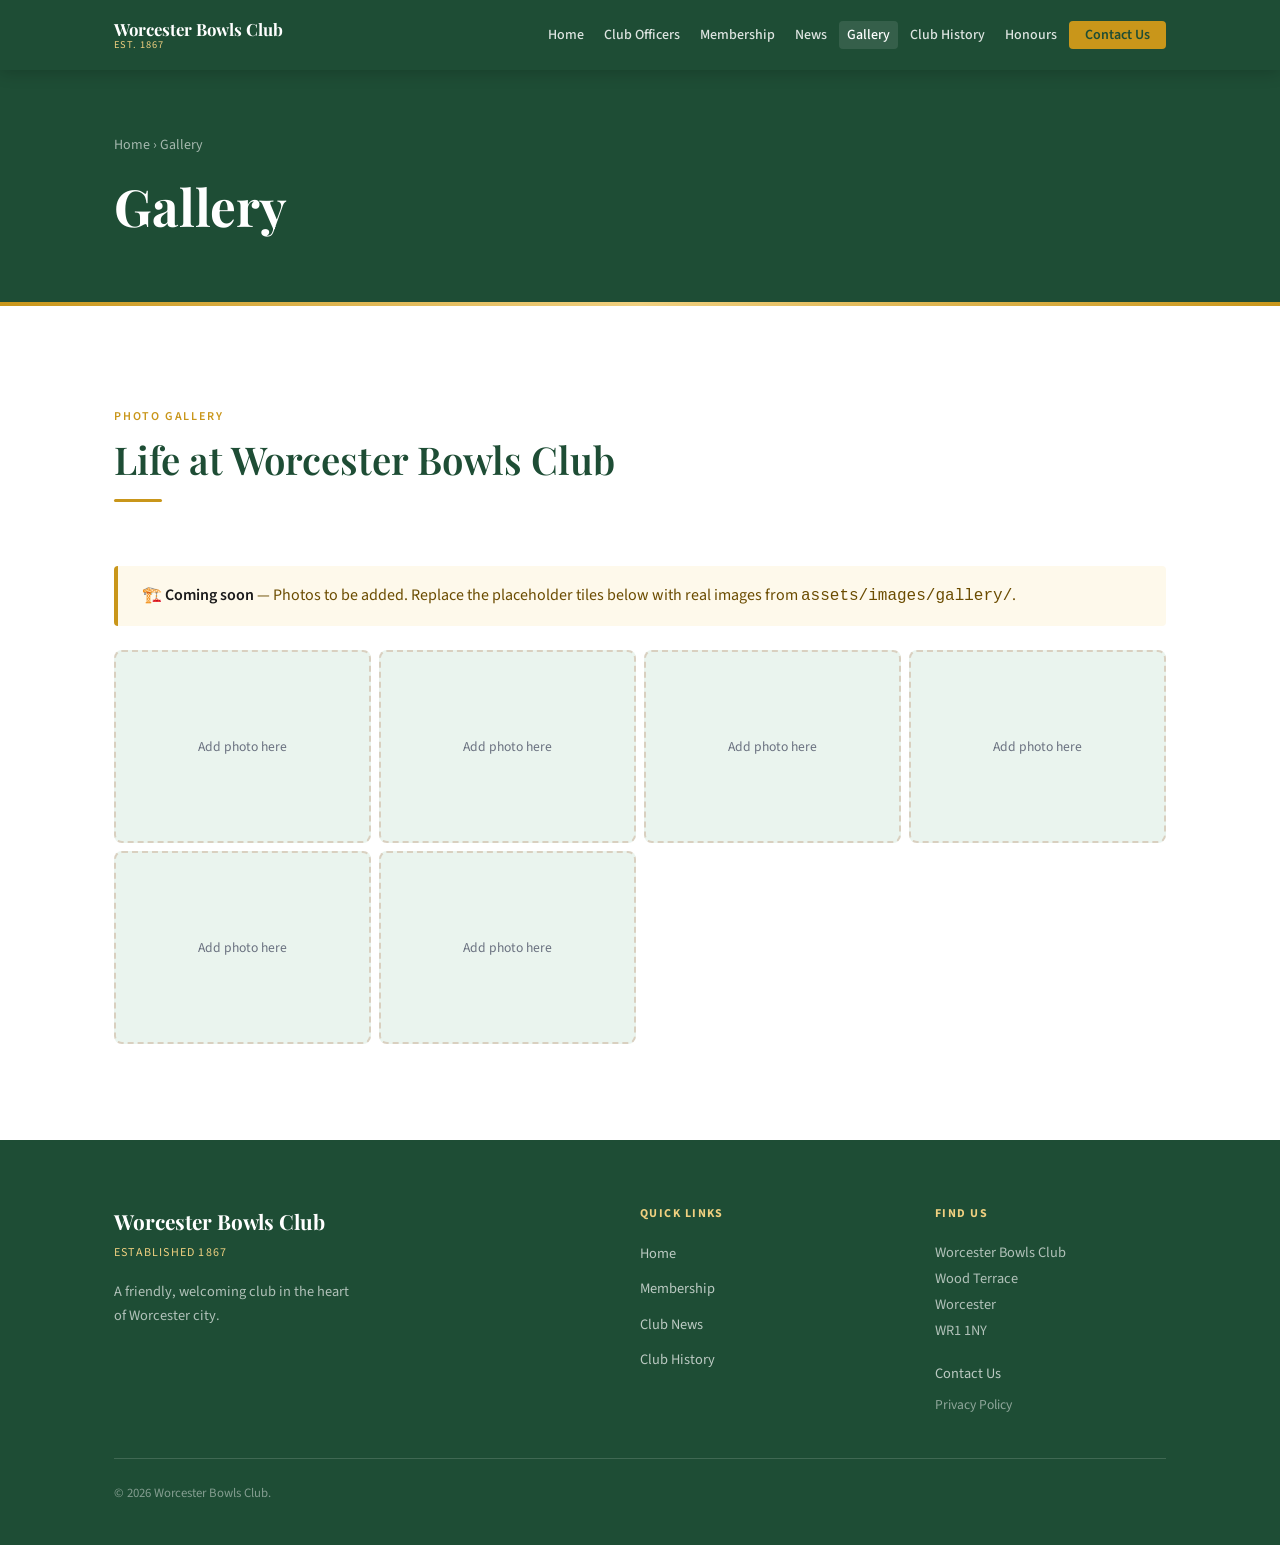
<file: gallery.html>
<!DOCTYPE html>
<html lang="en">
<head>
  <meta charset="UTF-8" />
  <meta name="viewport" content="width=device-width, initial-scale=1.0" />
  <title>Gallery — Worcester Bowls Club</title>
  <link rel="icon" type="image/png" href="assets/images/favicon.png" />
  <link rel="stylesheet" href="assets/css/style.css" />
  <style>
    .fade-in { opacity:0; transform:translateY(20px); transition:opacity .6s ease,transform .6s ease; }
    .fade-in.visible { opacity:1; transform:translateY(0); }
    .gallery-placeholder {
      background: var(--green-pale);
      border: 2px dashed var(--border);
      border-radius: var(--radius-md);
      aspect-ratio: 4/3;
      display: flex;
      align-items: center;
      justify-content: center;
      color: var(--text-light);
      font-size: .85rem;
      text-align: center;
    }
  </style>
</head>
<body>
  <header class="site-header">
    <div class="container">
      <nav class="nav-inner" role="navigation" aria-label="Main navigation">
        <a href="index.html" class="nav-logo">
          <div class="nav-logo-text"><span class="club-name">Worcester Bowls Club</span><span class="club-est">Est. 1867</span></div>
        </a>
        <button class="nav-toggle" aria-label="Open menu" aria-expanded="false"><span></span><span></span><span></span></button>
        <ul class="nav-links" role="list">
          <li><a href="index.html">Home</a></li>
          <li><a href="club-officers.html">Club Officers</a></li>
          <li><a href="membership.html">Membership</a></li>
          <li><a href="newsfeed.html">News</a></li>
          <li><a href="gallery.html">Gallery</a></li>
          <li><a href="club-history.html">Club History</a></li>
          <li><a href="competition-honours.html">Honours</a></li>
          <li><a href="contact.html" class="nav-cta">Contact Us</a></li>
        </ul>
      </nav>
    </div>
  </header>
  <main id="main-content">
    <div class="page-header">
      <div class="container">
        <p class="breadcrumb"><a href="index.html">Home</a> &rsaquo; Gallery</p>
        <h1>Gallery</h1>
      </div>
    </div>
    <section class="section section--alt">
      <div class="container">
        <div class="section-header fade-in">
          <span class="section-label">Photo Gallery</span>
          <h2>Life at Worcester Bowls Club</h2>
          <div class="section-divider"></div>
        </div>
        <div class="notice notice-warning fade-in">
          <strong>🏗️ Coming soon</strong> — Photos to be added. Replace the placeholder tiles below with real images from <code>assets/images/gallery/</code>.
        </div>
        <!-- Replace placeholders with real <img> tags inside .gallery-item divs -->
        <div class="gallery-grid fade-in">
          <div class="gallery-item"><div class="gallery-placeholder">Add photo here</div></div>
          <div class="gallery-item"><div class="gallery-placeholder">Add photo here</div></div>
          <div class="gallery-item"><div class="gallery-placeholder">Add photo here</div></div>
          <div class="gallery-item"><div class="gallery-placeholder">Add photo here</div></div>
          <div class="gallery-item"><div class="gallery-placeholder">Add photo here</div></div>
          <div class="gallery-item"><div class="gallery-placeholder">Add photo here</div></div>
        </div>
      </div>
    </section>
  </main>
  <footer class="site-footer" role="contentinfo">
    <div class="container">
      <div class="footer-grid">
        <div class="footer-brand"><div class="club-name">Worcester Bowls Club</div><div class="est">Established 1867</div><p>A friendly, welcoming club in the heart of Worcester city.</p></div>
        <div><div class="footer-heading">Quick Links</div><ul class="footer-links"><li><a href="index.html">Home</a></li><li><a href="membership.html">Membership</a></li><li><a href="newsfeed.html">Club News</a></li><li><a href="club-history.html">Club History</a></li></ul></div>
        <div><div class="footer-heading">Find Us</div><address class="footer-address">Worcester Bowls Club<br>Wood Terrace<br>Worcester<br>WR1 1NY</address><div style="margin-top:var(--space-md);"><a href="contact.html" style="font-size:.9rem;color:rgba(255,255,255,.7);">Contact Us</a></div><div style="margin-top:var(--space-xs);"><a href="privacy-policy.html" style="font-size:.85rem;color:rgba(255,255,255,.5);">Privacy Policy</a></div></div>
      </div>
      <div class="footer-bottom"><span>&copy; <span class="js-year"></span> Worcester Bowls Club.</span></div>
    </div>
  </footer>
  <script src="assets/js/main.js"></script>
</body>
</html>
</file>
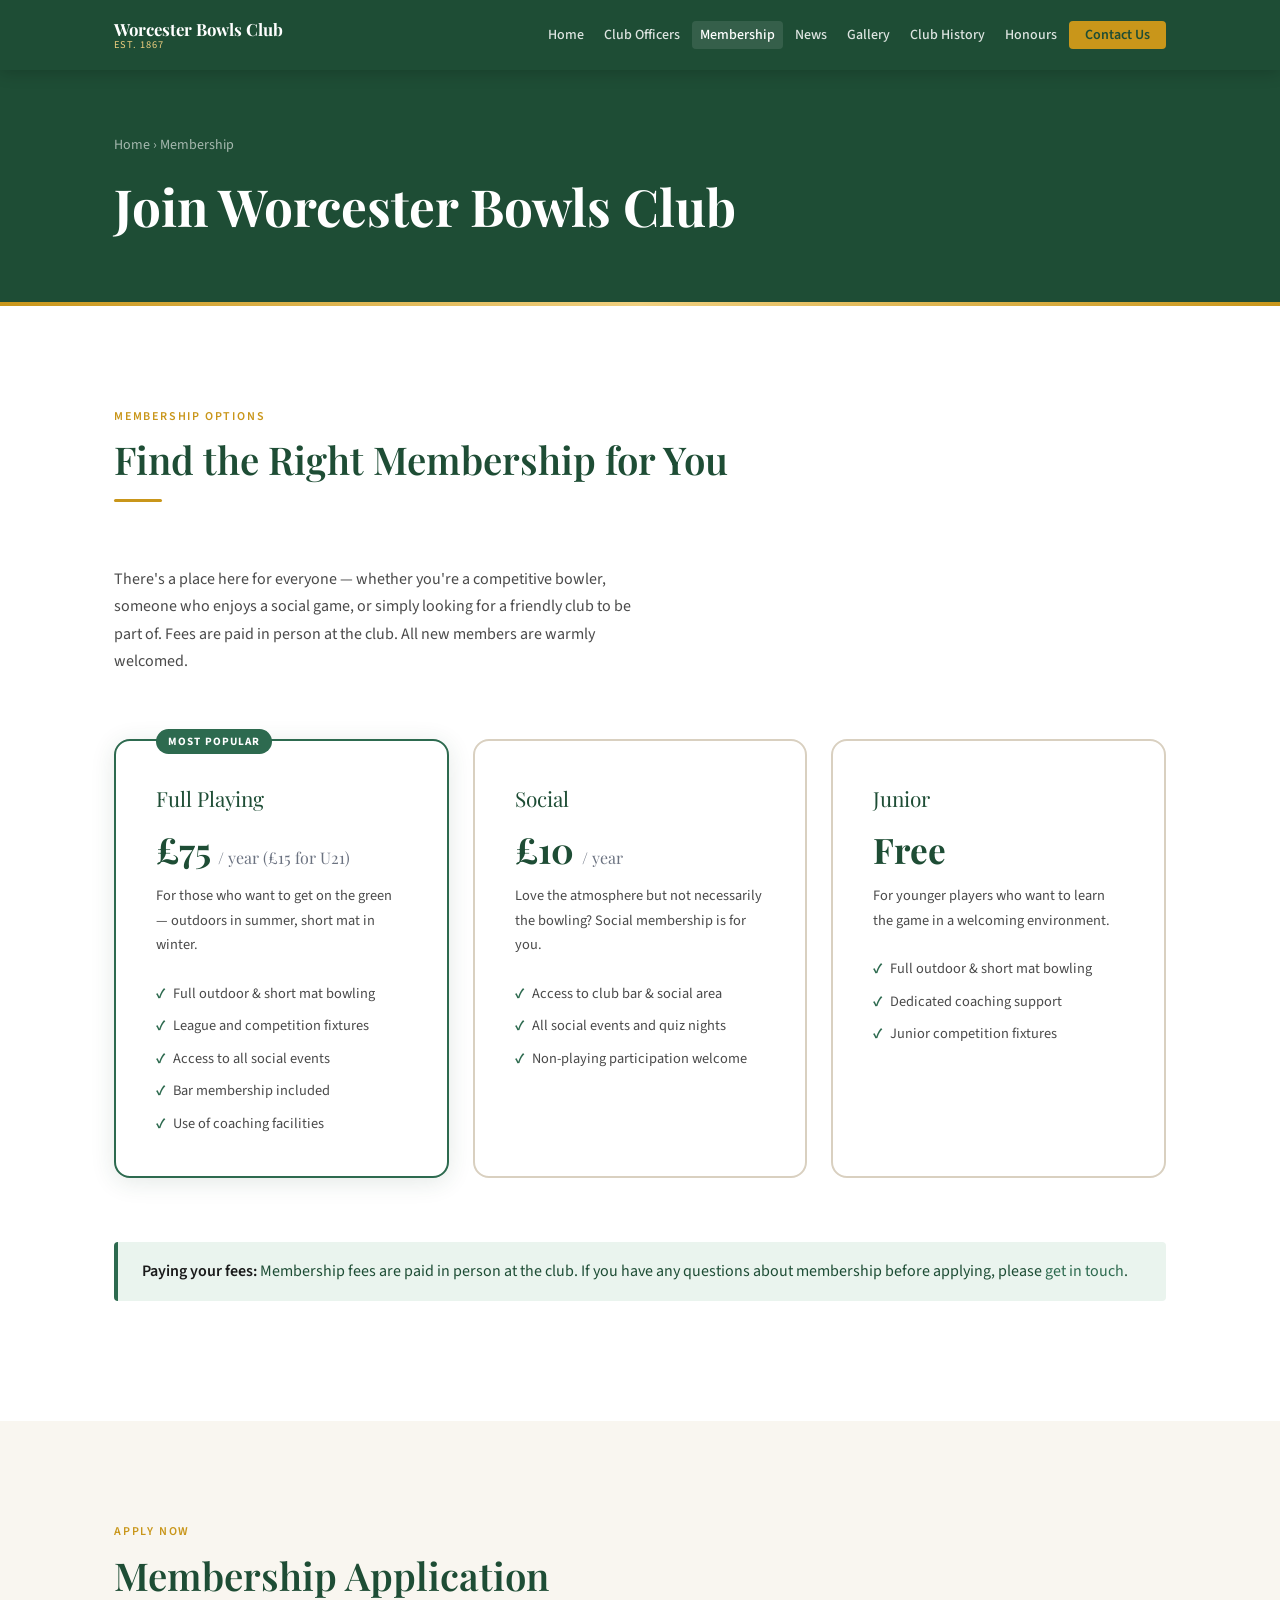
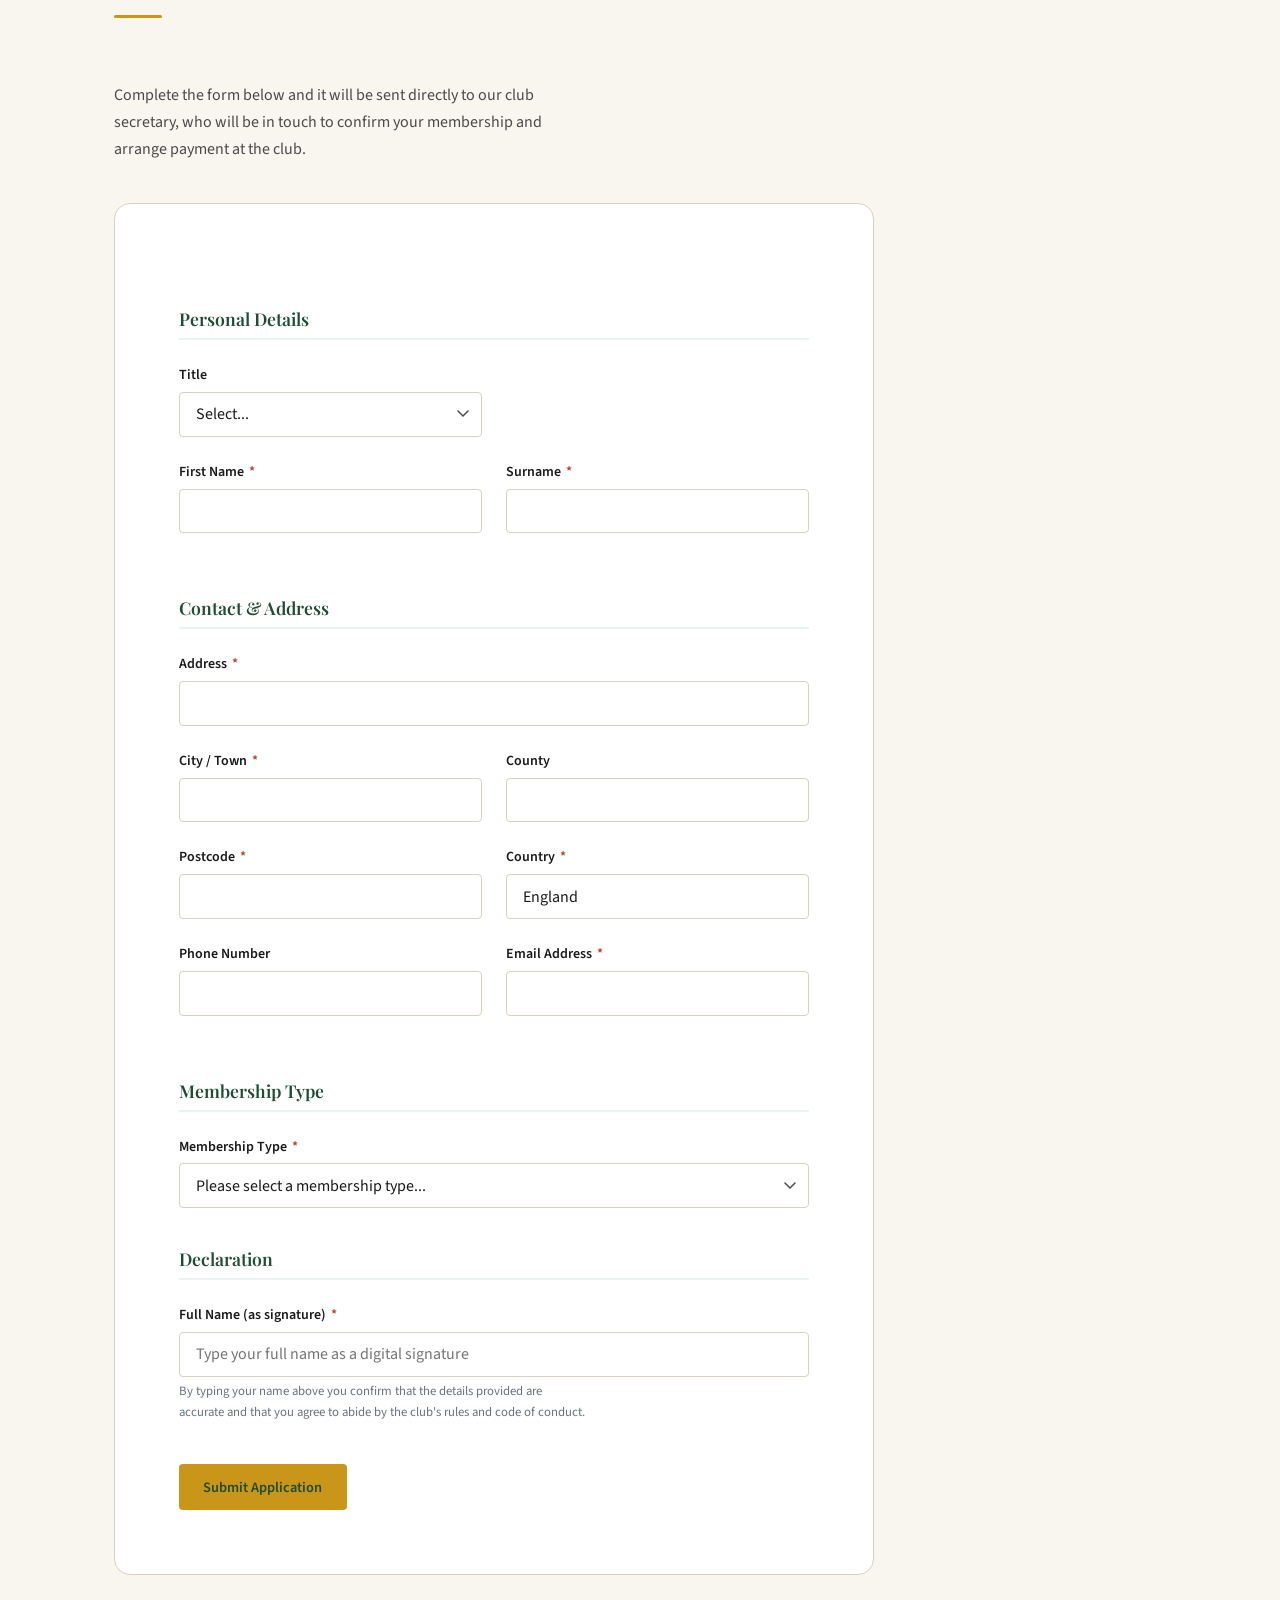
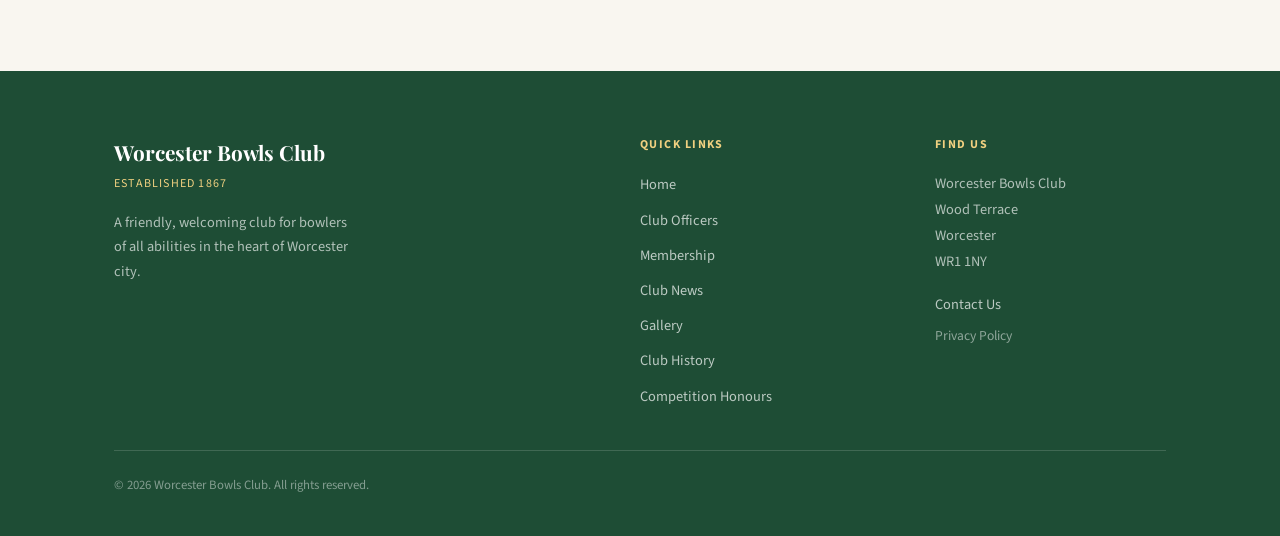
<file: membership.html>
<!DOCTYPE html>
<html lang="en">
<head>
  <meta charset="UTF-8" />
  <meta name="viewport" content="width=device-width, initial-scale=1.0" />
  <meta name="description" content="Join Worcester Bowls Club — membership options, fees, and application form." />
  <title>Membership — Worcester Bowls Club</title>
  <link rel="icon" type="image/png" href="assets/images/favicon.png" />
  <link rel="stylesheet" href="assets/css/style.css" />
  <style>
    .fade-in { opacity:0; transform:translateY(20px); transition:opacity .6s ease,transform .6s ease; }
    .fade-in.visible { opacity:1; transform:translateY(0); }

    .membership-intro {
      max-width: 65ch;
      margin-bottom: var(--space-2xl);
    }

    .membership-grid {
      display: grid;
      grid-template-columns: repeat(auto-fit, minmax(260px, 1fr));
      gap: var(--space-lg);
      margin-bottom: var(--space-2xl);
    }

    .membership-tier {
      border: 2px solid var(--border);
      border-radius: var(--radius-lg);
      padding: var(--space-xl);
      background: var(--white);
      position: relative;
      transition: box-shadow .25s ease, transform .25s ease;
    }

    .membership-tier:hover {
      box-shadow: 0 8px 32px var(--shadow);
      transform: translateY(-2px);
    }

    .membership-tier.featured {
      border-color: var(--green-mid);
      box-shadow: 0 4px 24px var(--shadow);
    }

    .membership-tier .tier-badge {
      position: absolute;
      top: -12px;
      left: var(--space-xl);
      background-color: var(--green-mid);
      color: var(--white);
      font-size: 0.7rem;
      font-weight: 700;
      letter-spacing: .1em;
      text-transform: uppercase;
      padding: 3px 12px;
      border-radius: 50px;
    }

    .membership-tier .tier-name {
      font-family: var(--font-heading);
      font-size: 1.3rem;
      color: var(--green-dark);
      margin-bottom: var(--space-xs);
    }

    .membership-tier .tier-price {
      font-family: var(--font-heading);
      font-size: 2.2rem;
      font-weight: 700;
      color: var(--green-dark);
      margin-bottom: var(--space-xs);
    }

    .membership-tier .tier-price span {
      font-size: 1rem;
      font-weight: 400;
      color: var(--text-light);
    }

    .membership-tier .tier-desc {
      font-size: 0.9rem;
      color: var(--text-mid);
      margin-bottom: var(--space-lg);
    }

    .membership-tier ul {
      list-style: none;
      display: flex;
      flex-direction: column;
      gap: var(--space-sm);
    }

    .membership-tier ul li {
      font-size: 0.9rem;
      color: var(--text-mid);
      display: flex;
      align-items: flex-start;
      gap: var(--space-sm);
    }

    .membership-tier ul li::before {
      content: '✓';
      color: var(--green-mid);
      font-weight: 700;
      flex-shrink: 0;
    }

    /* Application form section */
    .form-section-title {
      font-family: var(--font-heading);
      font-size: 1.1rem;
      color: var(--green-dark);
      border-bottom: 2px solid var(--green-pale);
      padding-bottom: var(--space-sm);
      margin-bottom: var(--space-lg);
      margin-top: var(--space-xl);
    }

    .form-section-title:first-child {
      margin-top: 0;
    }

    .application-form {
      background: var(--white);
      border: 1px solid var(--border);
      border-radius: var(--radius-lg);
      padding: var(--space-2xl);
      max-width: 760px;
    }

    @media (max-width: 600px) {
      .application-form { padding: var(--space-lg); }
    }
  </style>
</head>
<body>

  <header class="site-header">
    <div class="container">
      <nav class="nav-inner" role="navigation" aria-label="Main navigation">
        <a href="index.html" class="nav-logo">
          <div class="nav-logo-text">
            <span class="club-name">Worcester Bowls Club</span>
            <span class="club-est">Est. 1867</span>
          </div>
        </a>
        <button class="nav-toggle" aria-label="Open menu" aria-expanded="false">
          <span></span><span></span><span></span>
        </button>
        <ul class="nav-links" role="list">
          <li><a href="index.html">Home</a></li>
          <li><a href="club-officers.html">Club Officers</a></li>
          <li><a href="membership.html">Membership</a></li>
          <li><a href="newsfeed.html">News</a></li>
          <li><a href="gallery.html">Gallery</a></li>
          <li><a href="club-history.html">Club History</a></li>
          <li><a href="competition-honours.html">Honours</a></li>
          <li><a href="contact.html" class="nav-cta">Contact Us</a></li>
        </ul>
      </nav>
    </div>
  </header>

  <main id="main-content">
    <div class="page-header">
      <div class="container">
        <p class="breadcrumb"><a href="index.html">Home</a> &rsaquo; Membership</p>
        <h1>Join Worcester Bowls Club</h1>
      </div>
    </div>

    <!-- Membership Tiers -->
    <section class="section section--alt" aria-labelledby="membership-heading">
      <div class="container">
        <div class="section-header fade-in">
          <span class="section-label">Membership Options</span>
          <h2 id="membership-heading">Find the Right Membership for You</h2>
          <div class="section-divider"></div>
        </div>

        <div class="membership-intro fade-in">
          <p>There's a place here for everyone — whether you're a competitive bowler, someone who enjoys a social game, or simply looking for a friendly club to be part of. Fees are paid in person at the club. All new members are warmly welcomed.</p>
        </div>

        <!-- MEMBERSHIP TIER CARDS — update prices as needed -->
        <div class="membership-grid fade-in">

          <div class="membership-tier featured">
            <div class="tier-badge">Most Popular</div>
            <div class="tier-name">Full Playing</div>
            <div class="tier-price">£75 <span>/ year (£15 for U21)</span></div>
            <p class="tier-desc">For those who want to get on the green — outdoors in summer, short mat in winter.</p>
            <ul>
              <li>Full outdoor &amp; short mat bowling</li>
              <li>League and competition fixtures</li>
              <li>Access to all social events</li>
              <li>Bar membership included</li>
              <li>Use of coaching facilities</li>
            </ul>
          </div>

          <div class="membership-tier">
            <div class="tier-name">Social</div>
            <div class="tier-price">£10 <span>/ year</span></div>
            <p class="tier-desc">Love the atmosphere but not necessarily the bowling? Social membership is for you.</p>
            <ul>
              <li>Access to club bar &amp; social area</li>
              <li>All social events and quiz nights</li>
              <li>Non-playing participation welcome</li>
            </ul>
          </div>

          <div class="membership-tier">
            <div class="tier-name">Junior</div>
            <div class="tier-price">Free</div>
            <p class="tier-desc">For younger players who want to learn the game in a welcoming environment.</p>
            <ul>
              <li>Full outdoor &amp; short mat bowling</li>
              <li>Dedicated coaching support</li>
              <li>Junior competition fixtures</li>
            </ul>
          </div>

        </div>

        <div class="notice notice-info fade-in">
          <strong>Paying your fees:</strong> Membership fees are paid in person at the club. If you have any questions about membership before applying, please <a href="contact.html">get in touch</a>.
        </div>
      </div>
    </section>

    <!-- Application Form -->
    <section class="section" aria-labelledby="application-heading">
      <div class="container">
        <div class="section-header fade-in">
          <span class="section-label">Apply Now</span>
          <h2 id="application-heading">Membership Application</h2>
          <div class="section-divider"></div>
        </div>

        <p class="fade-in" style="max-width:60ch; margin-bottom: var(--space-xl);">Complete the form below and it will be sent directly to our club secretary, who will be in touch to confirm your membership and arrange payment at the club.</p>

        <!-- Netlify form — the netlify attribute enables form collection -->
        <form
          class="application-form fade-in"
          name="membership-application"
          method="POST"
          data-netlify="true"
          netlify-honeypot="bot-field"
          action="/membership-success.html"
          novalidate
        >
          <!-- Hidden honeypot field (spam prevention) -->
          <input type="hidden" name="form-name" value="membership-application" />
          <p hidden><label>Don't fill this in: <input name="bot-field" /></label></p>

          <h3 class="form-section-title">Personal Details</h3>

          <div class="form-row">
            <div class="form-group">
              <label for="title">Title</label>
              <select id="title" name="title">
                <option value="">Select...</option>
                <option>Mr</option>
                <option>Mrs</option>
                <option>Miss</option>
                <option>Ms</option>
                <option>Dr</option>
                <option>Other</option>
              </select>
            </div>
            <div class="form-group"><!-- spacer --></div>
          </div>

          <div class="form-row">
            <div class="form-group">
              <label for="first-name">First Name <span class="required">*</span></label>
              <input type="text" id="first-name" name="first_name" required autocomplete="given-name" />
            </div>
            <div class="form-group">
              <label for="surname">Surname <span class="required">*</span></label>
              <input type="text" id="surname" name="surname" required autocomplete="family-name" />
            </div>
          </div>

          <h3 class="form-section-title">Contact &amp; Address</h3>

          <div class="form-group">
            <label for="address">Address <span class="required">*</span></label>
            <input type="text" id="address" name="address" required autocomplete="street-address" />
          </div>

          <div class="form-row">
            <div class="form-group">
              <label for="city">City / Town <span class="required">*</span></label>
              <input type="text" id="city" name="city" required autocomplete="address-level2" />
            </div>
            <div class="form-group">
              <label for="county">County</label>
              <input type="text" id="county" name="county" autocomplete="address-level1" />
            </div>
          </div>

          <div class="form-row">
            <div class="form-group">
              <label for="postcode">Postcode <span class="required">*</span></label>
              <input type="text" id="postcode" name="postcode" required autocomplete="postal-code" />
            </div>
            <div class="form-group">
              <label for="country">Country <span class="required">*</span></label>
              <input type="text" id="country" name="country" value="England" autocomplete="country-name" />
            </div>
          </div>

          <div class="form-row">
            <div class="form-group">
              <label for="phone">Phone Number</label>
              <input type="tel" id="phone" name="phone" autocomplete="tel" />
            </div>
            <div class="form-group">
              <label for="email">Email Address <span class="required">*</span></label>
              <input type="email" id="email" name="email" required autocomplete="email" />
            </div>
          </div>

          <h3 class="form-section-title">Membership Type</h3>

          <div class="form-group">
            <label for="membership-type">Membership Type <span class="required">*</span></label>
            <select id="membership-type" name="membership_type" required>
              <option value="">Please select a membership type...</option>
              <option value="full">Full Playing Membership</option>
              <option value="junior">Junior Membership</option>
              <option value="social">Social Membership</option>
            </select>
          </div>

          <h3 class="form-section-title">Declaration</h3>

          <div class="form-group">
            <label for="signature">Full Name (as signature) <span class="required">*</span></label>
            <input type="text" id="signature" name="signature" required placeholder="Type your full name as a digital signature" />
            <p class="form-notice">By typing your name above you confirm that the details provided are accurate and that you agree to abide by the club's rules and code of conduct.</p>
          </div>

          <div class="form-message success" id="form-success">
            ✅ Thank you for applying! Our secretary will be in touch shortly.
          </div>
          <div class="form-message error" id="form-error">
            Something went wrong. Please try again or <a href="contact.html">contact us directly</a>.
          </div>

          <div style="margin-top: var(--space-xl);">
            <button type="submit" class="btn btn-primary">Submit Application</button>
          </div>

        </form>
      </div>
    </section>
  </main>

  <footer class="site-footer" role="contentinfo">
    <div class="container">
      <div class="footer-grid">
        <div class="footer-brand">
          <div class="club-name">Worcester Bowls Club</div>
          <div class="est">Established 1867</div>
          <p>A friendly, welcoming club for bowlers of all abilities in the heart of Worcester city.</p>
        </div>
        <div>
          <div class="footer-heading">Quick Links</div>
          <ul class="footer-links">
            <li><a href="index.html">Home</a></li>
            <li><a href="club-officers.html">Club Officers</a></li>
            <li><a href="membership.html">Membership</a></li>
            <li><a href="newsfeed.html">Club News</a></li>
            <li><a href="gallery.html">Gallery</a></li>
            <li><a href="club-history.html">Club History</a></li>
            <li><a href="competition-honours.html">Competition Honours</a></li>
          </ul>
        </div>
        <div>
          <div class="footer-heading">Find Us</div>
          <address class="footer-address">Worcester Bowls Club<br>Wood Terrace<br>Worcester<br>WR1 1NY</address>
          <div style="margin-top:var(--space-md);"><a href="contact.html" style="font-size:.9rem;color:rgba(255,255,255,.7);">Contact Us</a></div>
          <div style="margin-top:var(--space-xs);"><a href="privacy-policy.html" style="font-size:.85rem;color:rgba(255,255,255,.5);">Privacy Policy</a></div>
        </div>
      </div>
      <div class="footer-bottom">
        <span>&copy; <span class="js-year"></span> Worcester Bowls Club. All rights reserved.</span>
      </div>
    </div>
  </footer>

  <script src="assets/js/main.js"></script>
</body>
</html>
</file>
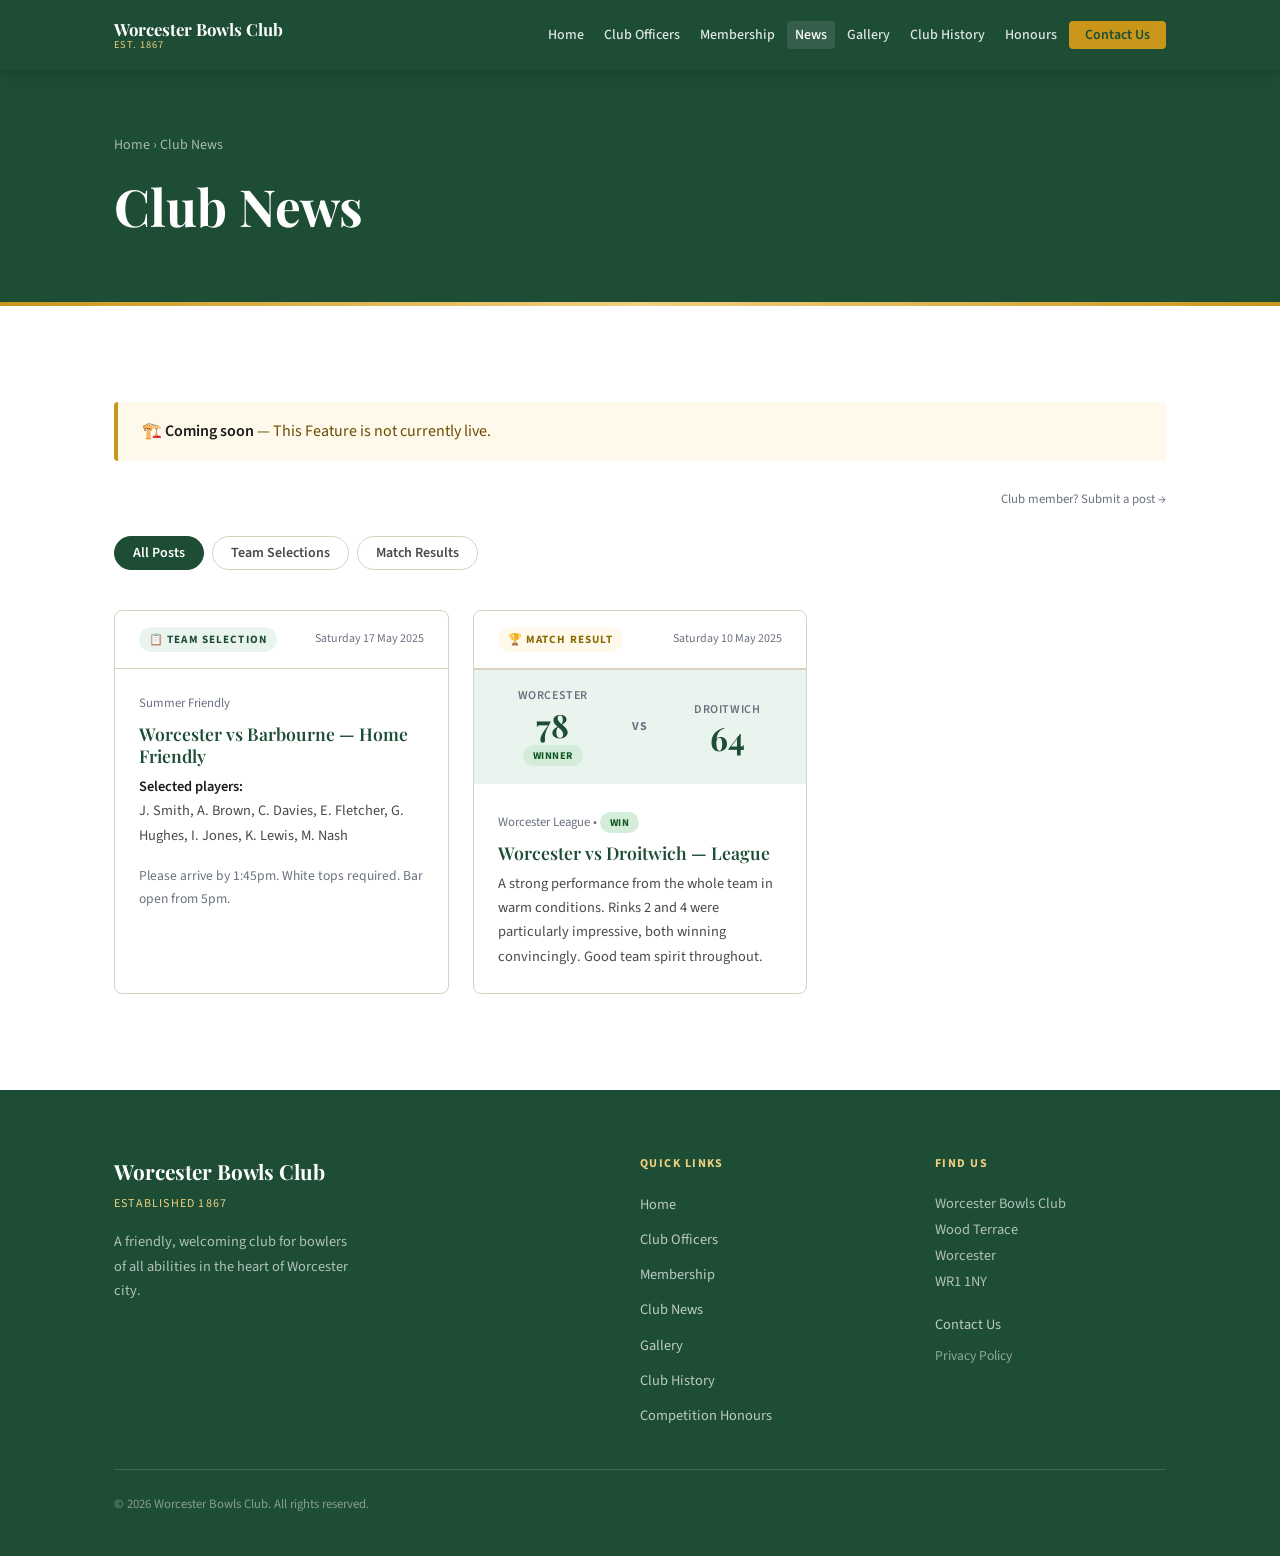
<file: newsfeed.html>
<!DOCTYPE html>
<html lang="en">
<head>
  <meta charset="UTF-8" />
  <meta name="viewport" content="width=device-width, initial-scale=1.0" />
  <meta name="description" content="Worcester Bowls Club news — team selections and match results." />
  <title>Club News — Worcester Bowls Club</title>
  <link rel="icon" type="image/png" href="assets/images/favicon.png" />
  <link rel="stylesheet" href="assets/css/style.css" />
  <style>
    .fade-in { opacity:0; transform:translateY(20px); transition:opacity .6s ease,transform .6s ease; }
    .fade-in.visible { opacity:1; transform:translateY(0); }

    /* Filter tabs */
    .filter-bar {
      display: flex;
      gap: var(--space-sm);
      flex-wrap: wrap;
      margin-bottom: var(--space-xl);
    }

    .filter-btn {
      background: var(--white);
      border: 1.5px solid var(--border);
      border-radius: 50px;
      padding: 6px 18px;
      font-family: var(--font-body);
      font-size: 0.875rem;
      font-weight: 600;
      color: var(--text-mid);
      cursor: pointer;
      transition: all var(--transition);
    }

    .filter-btn:hover,
    .filter-btn.active {
      background: var(--green-dark);
      border-color: var(--green-dark);
      color: var(--white);
    }

    /* Empty / loading states */
    .news-empty {
      text-align: center;
      padding: var(--space-3xl) 0;
      color: var(--text-light);
    }

    .news-empty .empty-icon {
      font-size: 3rem;
      margin-bottom: var(--space-md);
    }

    .loading-spinner {
      display: flex;
      justify-content: center;
      padding: var(--space-3xl) 0;
    }

    .spinner {
      width: 40px;
      height: 40px;
      border: 3px solid var(--green-pale);
      border-top-color: var(--green-mid);
      border-radius: 50%;
      animation: spin 0.8s linear infinite;
    }

    @keyframes spin { to { transform: rotate(360deg); } }

    /* Result card extras */
    .result-score-block {
      display: flex;
      align-items: center;
      gap: var(--space-lg);
      padding: var(--space-md) var(--space-lg);
      background: var(--green-pale);
      border-top: 1px solid var(--border);
    }

    .result-team {
      flex: 1;
      text-align: center;
    }

    .result-team .team-name {
      font-size: 0.75rem;
      font-weight: 600;
      text-transform: uppercase;
      letter-spacing: 0.05em;
      color: var(--text-light);
      margin-bottom: 2px;
    }

    .result-team .team-score {
      font-family: var(--font-heading);
      font-size: 2rem;
      font-weight: 700;
      color: var(--green-dark);
      line-height: 1;
    }

    .result-vs {
      font-size: 0.75rem;
      font-weight: 700;
      color: var(--text-light);
      text-transform: uppercase;
      letter-spacing: 0.1em;
    }

    .win-badge {
      display: inline-block;
      padding: 2px 10px;
      border-radius: 50px;
      font-size: 0.65rem;
      font-weight: 700;
      letter-spacing: .05em;
      text-transform: uppercase;
      margin-top: 4px;
    }

    .win-badge.win    { background: #D4EDDA; color: #155724; }
    .win-badge.loss   { background: #FDECEA; color: #7B2020; }
    .win-badge.draw   { background: #FEF9EB; color: #8B6A00; }

    .news-admin-link {
      text-align: right;
      margin-bottom: var(--space-lg);
    }

    .news-admin-link a {
      font-size: 0.8rem;
      color: var(--text-light);
    }
  </style>
</head>
<body>

  <header class="site-header">
    <div class="container">
      <nav class="nav-inner" role="navigation" aria-label="Main navigation">
        <a href="index.html" class="nav-logo">
          <div class="nav-logo-text">
            <span class="club-name">Worcester Bowls Club</span>
            <span class="club-est">Est. 1867</span>
          </div>
        </a>
        <button class="nav-toggle" aria-label="Open menu" aria-expanded="false">
          <span></span><span></span><span></span>
        </button>
        <ul class="nav-links" role="list">
          <li><a href="index.html">Home</a></li>
          <li><a href="club-officers.html">Club Officers</a></li>
          <li><a href="membership.html">Membership</a></li>
          <li><a href="newsfeed.html">News</a></li>
          <li><a href="gallery.html">Gallery</a></li>
          <li><a href="club-history.html">Club History</a></li>
          <li><a href="competition-honours.html">Honours</a></li>
          <li><a href="contact.html" class="nav-cta">Contact Us</a></li>
        </ul>
      </nav>
    </div>
  </header>

  <main id="main-content">
    <div class="page-header">
      <div class="container">
        <p class="breadcrumb"><a href="index.html">Home</a> &rsaquo; Club News</p>
        <h1>Club News</h1>
      </div>
    </div>

    <section class="section section--alt">
      <div class="container">

        <div class="notice notice-warning fade-in">
          <strong>🏗️ Coming soon</strong> — This Feature is not currently live</code>.
        </div>

        <div class="news-admin-link">
          <a href="admin.html">Club member? Submit a post &rarr;</a>
        </div>

        <!-- Filter tabs -->
        <div class="filter-bar" role="group" aria-label="Filter news by type">
          <button class="filter-btn active" data-filter="all">All Posts</button>
          <button class="filter-btn" data-filter="selection">Team Selections</button>
          <button class="filter-btn" data-filter="result">Match Results</button>
        </div>

        <!-- Loading state (shown while Firebase loads) -->
        <div class="loading-spinner" id="news-loading" aria-live="polite" aria-label="Loading news posts">
          <div class="spinner"></div>
        </div>

        <!-- News posts rendered here by newsfeed.js -->
        <div class="news-grid" id="news-container" style="display:none;"></div>

        <!-- Empty state -->
        <div class="news-empty" id="news-empty" style="display:none;">
          <div class="empty-icon">📋</div>
          <h3>No posts yet</h3>
          <p>Check back soon — news and match updates will appear here.</p>
        </div>

      </div>
    </section>
  </main>

  <footer class="site-footer" role="contentinfo">
    <div class="container">
      <div class="footer-grid">
        <div class="footer-brand">
          <div class="club-name">Worcester Bowls Club</div>
          <div class="est">Established 1867</div>
          <p>A friendly, welcoming club for bowlers of all abilities in the heart of Worcester city.</p>
        </div>
        <div>
          <div class="footer-heading">Quick Links</div>
          <ul class="footer-links">
            <li><a href="index.html">Home</a></li>
            <li><a href="club-officers.html">Club Officers</a></li>
            <li><a href="membership.html">Membership</a></li>
            <li><a href="newsfeed.html">Club News</a></li>
            <li><a href="gallery.html">Gallery</a></li>
            <li><a href="club-history.html">Club History</a></li>
            <li><a href="competition-honours.html">Competition Honours</a></li>
          </ul>
        </div>
        <div>
          <div class="footer-heading">Find Us</div>
          <address class="footer-address">Worcester Bowls Club<br>Wood Terrace<br>Worcester<br>WR1 1NY</address>
          <div style="margin-top:var(--space-md);"><a href="contact.html" style="font-size:.9rem;color:rgba(255,255,255,.7);">Contact Us</a></div>
          <div style="margin-top:var(--space-xs);"><a href="privacy-policy.html" style="font-size:.85rem;color:rgba(255,255,255,.5);">Privacy Policy</a></div>
        </div>
      </div>
      <div class="footer-bottom">
        <span>&copy; <span class="js-year"></span> Worcester Bowls Club. All rights reserved.</span>
      </div>
    </div>
  </footer>

  <script src="assets/js/main.js"></script>
  <!-- Firebase SDK — will be wired up when Firebase is configured -->
  <!-- <script type="module" src="assets/js/newsfeed.js"></script> -->

  <script>
    // Temporary demo data — replace this block with Firebase integration
    // This shows what the cards will look like with real data
    const DEMO_POSTS = [
      {
        id: '1',
        type: 'selection',
        title: 'Worcester vs Barbourne — Home Friendly',
        matchDate: '2025-05-17',
        competition: 'Summer Friendly',
        players: 'J. Smith, A. Brown, C. Davies, E. Fletcher, G. Hughes, I. Jones, K. Lewis, M. Nash',
        additionalInfo: 'Please arrive by 1:45pm. White tops required. Bar open from 5pm.',
        postedBy: 'Match Secretary',
        postedAt: '2025-05-14T10:00:00Z'
      },
      {
        id: '2',
        type: 'result',
        title: 'Worcester vs Droitwich — League',
        matchDate: '2025-05-10',
        competition: 'Worcester League',
        homeTeam: 'Worcester',
        homeScore: 78,
        awayTeam: 'Droitwich',
        awayScore: 64,
        outcome: 'win',
        matchReport: 'A strong performance from the whole team in warm conditions. Rinks 2 and 4 were particularly impressive, both winning convincingly. Good team spirit throughout.',
        postedBy: 'Match Secretary',
        postedAt: '2025-05-10T20:30:00Z'
      }
    ];

    function formatDate(dateStr) {
      const d = new Date(dateStr);
      return d.toLocaleDateString('en-GB', { weekday:'long', day:'numeric', month:'long', year:'numeric' });
    }

    function buildSelectionCard(post) {
      return `
        <div class="news-card" data-type="selection">
          <div class="news-card-type">
            <span class="news-type-badge selection">📋 Team Selection</span>
            <span style="font-size:.75rem;color:var(--text-light);margin-left:auto;">${formatDate(post.matchDate)}</span>
          </div>
          <div class="news-card-body">
            <div class="news-card-meta">${post.competition}</div>
            <h3>${post.title}</h3>
            <p style="font-size:.9rem;"><strong>Selected players:</strong><br>${post.players}</p>
            ${post.additionalInfo ? `<p style="font-size:.85rem;color:var(--text-light);margin-top:var(--space-sm);">${post.additionalInfo}</p>` : ''}
          </div>
        </div>`;
    }

    function buildResultCard(post) {
      const outcomeLabel = { win:'Win', loss:'Loss', draw:'Draw' }[post.outcome] || '';
      return `
        <div class="news-card" data-type="result">
          <div class="news-card-type">
            <span class="news-type-badge result">🏆 Match Result</span>
            <span style="font-size:.75rem;color:var(--text-light);margin-left:auto;">${formatDate(post.matchDate)}</span>
          </div>
          <div class="result-score-block">
            <div class="result-team">
              <div class="team-name">${post.homeTeam}</div>
              <div class="team-score">${post.homeScore}</div>
              ${post.outcome === 'win' ? '<div class="win-badge win">Winner</div>' : ''}
            </div>
            <div class="result-vs">vs</div>
            <div class="result-team">
              <div class="team-name">${post.awayTeam}</div>
              <div class="team-score">${post.awayScore}</div>
              ${post.outcome === 'loss' ? '<div class="win-badge win">Winner</div>' : ''}
            </div>
          </div>
          <div class="news-card-body">
            <div class="news-card-meta">${post.competition} &bull; <span class="win-badge ${post.outcome}">${outcomeLabel}</span></div>
            <h3>${post.title}</h3>
            ${post.matchReport ? `<p style="font-size:.9rem;">${post.matchReport}</p>` : ''}
          </div>
        </div>`;
    }

    function renderPosts(posts, filter = 'all') {
      const container = document.getElementById('news-container');
      const empty     = document.getElementById('news-empty');
      const loading   = document.getElementById('news-loading');

      loading.style.display = 'none';

      const filtered = filter === 'all' ? posts : posts.filter(p => p.type === filter);

      if (filtered.length === 0) {
        container.style.display = 'none';
        empty.style.display     = 'block';
        return;
      }

      container.style.display = 'grid';
      empty.style.display     = 'none';
      container.innerHTML     = filtered.map(p =>
        p.type === 'selection' ? buildSelectionCard(p) : buildResultCard(p)
      ).join('');
    }

    // Boot with demo data
    renderPosts(DEMO_POSTS);

    // Filter buttons
    document.querySelectorAll('.filter-btn').forEach(btn => {
      btn.addEventListener('click', () => {
        document.querySelectorAll('.filter-btn').forEach(b => b.classList.remove('active'));
        btn.classList.add('active');
        renderPosts(DEMO_POSTS, btn.dataset.filter);
      });
    });
  </script>

</body>
</html>
</file>
<file: assets/css/style.css>
/* ============================================================
   WORCESTER BOWLS CLUB — Main Stylesheet
   Design system: Heritage warmth, modern clarity
   ============================================================ */

/* Google Fonts import */
@import url('https://fonts.googleapis.com/css2?family=Playfair+Display:ital,wght@0,400;0,600;0,700;1,400&family=Source+Sans+3:wght@300;400;500;600&display=swap');

/* ============================================================
   CSS CUSTOM PROPERTIES (Design Tokens)
   ============================================================ */
:root {
  /* Colours */
  --green-dark:    #1E4D35;
  --green-mid:     #2D6A4F;
  --green-light:   #52A07A;
  --green-pale:    #EAF4EE;
  --gold:          #C9961A;
  --gold-light:    #F0D080;
  --cream:         #F9F6F0;
  --white:         #FFFFFF;
  --text-dark:     #1A1A1A;
  --text-mid:      #4A4A4A;
  --text-light:    #6B7280;
  --border:        #D9D0C0;
  --shadow:        rgba(30, 77, 53, 0.12);

  /* Typography */
  --font-heading:  'Playfair Display', Georgia, serif;
  --font-body:     'Source Sans 3', 'Segoe UI', sans-serif;

  /* Spacing scale */
  --space-xs:  0.25rem;   /*  4px */
  --space-sm:  0.5rem;    /*  8px */
  --space-md:  1rem;      /* 16px */
  --space-lg:  1.5rem;    /* 24px */
  --space-xl:  2.5rem;    /* 40px */
  --space-2xl: 4rem;      /* 64px */
  --space-3xl: 6rem;      /* 96px */

  /* Layout */
  --max-width:     1100px;
  --nav-height:    70px;

  /* Borders & Radius */
  --radius-sm:  4px;
  --radius-md:  8px;
  --radius-lg:  16px;

  /* Transitions */
  --transition: 0.25s ease;
}

/* ============================================================
   RESET & BASE
   ============================================================ */
*, *::before, *::after {
  box-sizing: border-box;
  margin: 0;
  padding: 0;
}

html {
  scroll-behavior: smooth;
  font-size: 16px;
}

body {
  font-family: var(--font-body);
  color: var(--text-dark);
  background-color: var(--cream);
  line-height: 1.7;
  -webkit-font-smoothing: antialiased;
}

img {
  max-width: 100%;
  height: auto;
  display: block;
}

a {
  color: var(--green-mid);
  text-decoration: none;
  transition: color var(--transition);
}

a:hover {
  color: var(--gold);
}

ul {
  list-style: none;
}

/* ============================================================
   TYPOGRAPHY
   ============================================================ */
h1, h2, h3, h4, h5 {
  font-family: var(--font-heading);
  line-height: 1.25;
  color: var(--green-dark);
}

h1 { font-size: clamp(2rem, 5vw, 3.2rem); font-weight: 700; }
h2 { font-size: clamp(1.6rem, 3.5vw, 2.4rem); font-weight: 600; }
h3 { font-size: clamp(1.2rem, 2.5vw, 1.6rem); font-weight: 600; }
h4 { font-size: 1.15rem; font-weight: 600; }

p {
  margin-bottom: var(--space-md);
  max-width: 68ch;
  color: var(--text-mid);
}

p:last-child { margin-bottom: 0; }

.lead {
  font-size: 1.15rem;
  font-weight: 300;
  color: var(--text-mid);
  max-width: 60ch;
}

strong { font-weight: 600; color: var(--text-dark); }

/* ============================================================
   LAYOUT UTILITIES
   ============================================================ */
.container {
  width: 100%;
  max-width: var(--max-width);
  margin-inline: auto;
  padding-inline: var(--space-lg);
}

.section {
  padding-block: var(--space-3xl);
}

.section--alt {
  background-color: var(--white);
}

.section--green {
  background-color: var(--green-dark);
  color: var(--white);
}

.section--green h2,
.section--green h3 {
  color: var(--white);
}

.section--green p {
  color: rgba(255,255,255,0.85);
}

.section-header {
  margin-bottom: var(--space-2xl);
}

.section-header .section-label {
  display: inline-block;
  font-family: var(--font-body);
  font-size: 0.75rem;
  font-weight: 600;
  letter-spacing: 0.15em;
  text-transform: uppercase;
  color: var(--gold);
  margin-bottom: var(--space-sm);
}

.section-header h2 {
  margin-bottom: var(--space-sm);
}

.section-header .section-divider {
  width: 48px;
  height: 3px;
  background-color: var(--gold);
  margin-top: var(--space-md);
  border-radius: 2px;
}

.section-header.centered {
  text-align: center;
}

.section-header.centered .section-divider {
  margin-inline: auto;
}

/* Grid helpers */
.grid-2 {
  display: grid;
  grid-template-columns: repeat(auto-fit, minmax(280px, 1fr));
  gap: var(--space-xl);
}

.grid-3 {
  display: grid;
  grid-template-columns: repeat(auto-fit, minmax(240px, 1fr));
  gap: var(--space-lg);
}

/* ============================================================
   NAVIGATION
   ============================================================ */
.site-header {
  position: sticky;
  top: 0;
  z-index: 100;
  background-color: var(--green-dark);
  box-shadow: 0 2px 16px rgba(0,0,0,0.2);
}

.nav-inner {
  display: flex;
  align-items: center;
  justify-content: space-between;
  height: var(--nav-height);
  gap: var(--space-lg);
}

.nav-logo {
  display: flex;
  align-items: center;
  gap: var(--space-sm);
  text-decoration: none;
  flex-shrink: 0;
}

.nav-logo img {
  height: 42px;
  width: auto;
}

.nav-logo-text {
  display: flex;
  flex-direction: column;
  line-height: 1.1;
}

.nav-logo-text .club-name {
  font-family: var(--font-heading);
  font-size: 1.05rem;
  font-weight: 700;
  color: var(--white);
}

.nav-logo-text .club-est {
  font-size: 0.65rem;
  font-weight: 400;
  letter-spacing: 0.1em;
  text-transform: uppercase;
  color: var(--gold-light);
}

.nav-links {
  display: flex;
  align-items: center;
  gap: var(--space-xs);
  flex-wrap: wrap;
}

.nav-links a {
  font-size: 0.875rem;
  font-weight: 500;
  color: rgba(255,255,255,0.85);
  padding: var(--space-xs) var(--space-sm);
  border-radius: var(--radius-sm);
  transition: color var(--transition), background-color var(--transition);
  white-space: nowrap;
}

.nav-links a:hover,
.nav-links a.active {
  color: var(--white);
  background-color: rgba(255,255,255,0.1);
}

.nav-links a.nav-cta {
  background-color: var(--gold);
  color: var(--green-dark);
  font-weight: 600;
  padding: var(--space-xs) var(--space-md);
}

.nav-links a.nav-cta:hover {
  background-color: var(--gold-light);
  color: var(--green-dark);
}

/* Hamburger (mobile) */
.nav-toggle {
  display: none;
  background: none;
  border: none;
  cursor: pointer;
  padding: var(--space-xs);
  flex-direction: column;
  gap: 5px;
}

.nav-toggle span {
  display: block;
  width: 24px;
  height: 2px;
  background-color: var(--white);
  border-radius: 2px;
  transition: transform var(--transition), opacity var(--transition);
}

.nav-toggle.open span:nth-child(1) { transform: translateY(7px) rotate(45deg); }
.nav-toggle.open span:nth-child(2) { opacity: 0; }
.nav-toggle.open span:nth-child(3) { transform: translateY(-7px) rotate(-45deg); }

/* ============================================================
   HERO BANNER
   ============================================================ */
.hero {
  position: relative;
  min-height: 480px;
  display: flex;
  align-items: center;
  background-color: var(--green-dark);
  overflow: hidden;
}

.hero-bg {
  position: absolute;
  inset: 0;
  background-image: url('../images/hero.jpg');
  background-size: cover;
  background-position: center;
  opacity: 0.35;
}

.hero-content {
  position: relative;
  z-index: 1;
  padding-block: var(--space-3xl);
}

.hero-content h1 {
  color: var(--white);
  margin-bottom: var(--space-md);
}

.hero-content .lead {
  color: rgba(255,255,255,0.9);
  margin-bottom: var(--space-xl);
}

.hero-content .hero-badge {
  display: inline-block;
  font-size: 0.75rem;
  font-weight: 600;
  letter-spacing: 0.12em;
  text-transform: uppercase;
  color: var(--gold-light);
  background-color: rgba(201,150,26,0.2);
  border: 1px solid rgba(201,150,26,0.4);
  padding: var(--space-xs) var(--space-md);
  border-radius: 50px;
  margin-bottom: var(--space-md);
}

/* ============================================================
   PAGE HEADER (inner pages)
   ============================================================ */
.page-header {
  background-color: var(--green-dark);
  padding-block: var(--space-2xl);
  position: relative;
  overflow: hidden;
}

.page-header::after {
  content: '';
  position: absolute;
  bottom: 0;
  left: 0;
  right: 0;
  height: 4px;
  background: linear-gradient(to right, var(--gold), var(--gold-light), var(--gold));
}

.page-header h1 {
  color: var(--white);
  margin-bottom: var(--space-xs);
}

.page-header .breadcrumb {
  font-size: 0.875rem;
  color: rgba(255,255,255,0.6);
}

.page-header .breadcrumb a {
  color: rgba(255,255,255,0.6);
}

.page-header .breadcrumb a:hover {
  color: var(--gold-light);
}

/* ============================================================
   BUTTONS
   ============================================================ */
.btn {
  display: inline-flex;
  align-items: center;
  gap: var(--space-sm);
  font-family: var(--font-body);
  font-size: 0.9rem;
  font-weight: 600;
  padding: 0.65rem 1.4rem;
  border-radius: var(--radius-sm);
  border: 2px solid transparent;
  cursor: pointer;
  transition: all var(--transition);
  text-decoration: none;
  white-space: nowrap;
}

.btn-primary {
  background-color: var(--gold);
  color: var(--green-dark);
  border-color: var(--gold);
}

.btn-primary:hover {
  background-color: var(--green-dark);
  color: var(--gold);
  border-color: var(--gold);
}

.btn-secondary {
  background-color: transparent;
  color: var(--white);
  border-color: rgba(255,255,255,0.6);
}

.btn-secondary:hover {
  background-color: var(--white);
  color: var(--green-dark);
  border-color: var(--white);
}

.btn-outline {
  background-color: transparent;
  color: var(--green-mid);
  border-color: var(--green-mid);
}

.btn-outline:hover {
  background-color: var(--green-mid);
  color: var(--white);
}

.btn-group {
  display: flex;
  gap: var(--space-md);
  flex-wrap: wrap;
  align-items: center;
}

/* ============================================================
   CARDS
   ============================================================ */
.card {
  background-color: var(--white);
  border-radius: var(--radius-md);
  border: 1px solid var(--border);
  overflow: hidden;
  transition: box-shadow var(--transition), transform var(--transition);
}

.card:hover {
  box-shadow: 0 8px 32px var(--shadow);
  transform: translateY(-2px);
}

.card-body {
  padding: var(--space-lg);
}

.card-icon {
  width: 48px;
  height: 48px;
  background-color: var(--green-pale);
  border-radius: var(--radius-md);
  display: flex;
  align-items: center;
  justify-content: center;
  margin-bottom: var(--space-md);
  font-size: 1.4rem;
}

.card h3 {
  margin-bottom: var(--space-sm);
}

/* ============================================================
   FORMS
   ============================================================ */
.form-group {
  margin-bottom: var(--space-lg);
}

label {
  display: block;
  font-weight: 600;
  font-size: 0.875rem;
  color: var(--text-dark);
  margin-bottom: var(--space-xs);
}

label .required {
  color: #C0392B;
  margin-left: 2px;
}

input[type="text"],
input[type="email"],
input[type="tel"],
select,
textarea {
  width: 100%;
  padding: 0.65rem var(--space-md);
  font-family: var(--font-body);
  font-size: 1rem;
  color: var(--text-dark);
  background-color: var(--white);
  border: 1.5px solid var(--border);
  border-radius: var(--radius-sm);
  transition: border-color var(--transition), box-shadow var(--transition);
  appearance: none;
  -webkit-appearance: none;
}

input:focus,
select:focus,
textarea:focus {
  outline: none;
  border-color: var(--green-mid);
  box-shadow: 0 0 0 3px rgba(45, 106, 79, 0.15);
}

textarea {
  resize: vertical;
  min-height: 120px;
}

select {
  background-image: url("data:image/svg+xml,%3Csvg xmlns='http://www.w3.org/2000/svg' width='12' height='8' viewBox='0 0 12 8'%3E%3Cpath d='M1 1l5 5 5-5' stroke='%234A4A4A' stroke-width='1.5' fill='none' stroke-linecap='round'/%3E%3C/svg%3E");
  background-repeat: no-repeat;
  background-position: right 12px center;
  padding-right: 2.5rem;
  cursor: pointer;
}

.form-row {
  display: grid;
  grid-template-columns: 1fr 1fr;
  gap: var(--space-lg);
}

.form-notice {
  font-size: 0.8rem;
  color: var(--text-light);
  margin-top: var(--space-xs);
}

/* Form success/error states */
.form-message {
  padding: var(--space-md);
  border-radius: var(--radius-sm);
  font-weight: 500;
  display: none;
}

.form-message.success {
  background-color: #EAF4EE;
  color: var(--green-dark);
  border: 1px solid var(--green-light);
}

.form-message.error {
  background-color: #FDECEA;
  color: #C0392B;
  border: 1px solid #E0A0A0;
}

/* ============================================================
   TABLES
   ============================================================ */
.table-wrapper {
  overflow-x: auto;
  border-radius: var(--radius-md);
  border: 1px solid var(--border);
}

table {
  width: 100%;
  border-collapse: collapse;
  font-size: 0.95rem;
}

thead {
  background-color: var(--green-dark);
  color: var(--white);
}

thead th {
  padding: var(--space-md) var(--space-lg);
  text-align: left;
  font-family: var(--font-body);
  font-weight: 600;
  font-size: 0.8rem;
  letter-spacing: 0.08em;
  text-transform: uppercase;
  white-space: nowrap;
}

tbody tr {
  border-bottom: 1px solid var(--border);
  transition: background-color var(--transition);
}

tbody tr:last-child {
  border-bottom: none;
}

tbody tr:hover {
  background-color: var(--green-pale);
}

tbody td {
  padding: var(--space-md) var(--space-lg);
  color: var(--text-mid);
}

tbody td:first-child {
  font-weight: 500;
  color: var(--text-dark);
}

/* ============================================================
   NEWS / NEWSFEED CARDS
   ============================================================ */
.news-grid {
  display: grid;
  grid-template-columns: repeat(auto-fill, minmax(300px, 1fr));
  gap: var(--space-lg);
}

.news-card {
  background: var(--white);
  border: 1px solid var(--border);
  border-radius: var(--radius-md);
  overflow: hidden;
  transition: box-shadow var(--transition), transform var(--transition);
}

.news-card:hover {
  box-shadow: 0 8px 32px var(--shadow);
  transform: translateY(-2px);
}

.news-card-type {
  display: flex;
  align-items: center;
  gap: var(--space-sm);
  padding: var(--space-md) var(--space-lg);
  border-bottom: 1px solid var(--border);
}

.news-type-badge {
  display: inline-flex;
  align-items: center;
  gap: 4px;
  font-size: 0.7rem;
  font-weight: 700;
  letter-spacing: 0.1em;
  text-transform: uppercase;
  padding: 3px 10px;
  border-radius: 50px;
}

.news-type-badge.selection {
  background-color: #EAF4EE;
  color: var(--green-dark);
}

.news-type-badge.result {
  background-color: #FEF9EB;
  color: #8B6A00;
}

.news-card-body {
  padding: var(--space-lg);
}

.news-card-meta {
  font-size: 0.8rem;
  color: var(--text-light);
  margin-bottom: var(--space-sm);
}

.news-card h3 {
  font-size: 1.1rem;
  margin-bottom: var(--space-sm);
}

.news-card p {
  font-size: 0.9rem;
  max-width: none;
}

.news-score {
  display: inline-block;
  font-family: var(--font-heading);
  font-size: 1.6rem;
  font-weight: 700;
  color: var(--green-dark);
  margin: var(--space-sm) 0;
}

/* ============================================================
   GALLERY
   ============================================================ */
.gallery-grid {
  display: grid;
  grid-template-columns: repeat(auto-fill, minmax(220px, 1fr));
  gap: var(--space-sm);
}

.gallery-item {
  aspect-ratio: 4/3;
  overflow: hidden;
  border-radius: var(--radius-sm);
  cursor: pointer;
}

.gallery-item img {
  width: 100%;
  height: 100%;
  object-fit: cover;
  transition: transform 0.4s ease;
}

.gallery-item:hover img {
  transform: scale(1.05);
}

/* ============================================================
   FOOTER
   ============================================================ */
.site-footer {
  background-color: var(--green-dark);
  color: rgba(255,255,255,0.8);
  padding-block: var(--space-2xl) var(--space-xl);
}

.footer-grid {
  display: grid;
  grid-template-columns: 2fr 1fr 1fr;
  gap: var(--space-2xl);
  padding-bottom: var(--space-xl);
  border-bottom: 1px solid rgba(255,255,255,0.15);
  margin-bottom: var(--space-lg);
}

.footer-brand .club-name {
  font-family: var(--font-heading);
  font-size: 1.3rem;
  font-weight: 700;
  color: var(--white);
  margin-bottom: var(--space-xs);
}

.footer-brand .est {
  font-size: 0.75rem;
  letter-spacing: 0.1em;
  text-transform: uppercase;
  color: var(--gold-light);
  margin-bottom: var(--space-md);
}

.footer-brand p {
  font-size: 0.9rem;
  color: rgba(255,255,255,0.65);
  max-width: 34ch;
}

.footer-heading {
  font-family: var(--font-body);
  font-size: 0.75rem;
  font-weight: 700;
  letter-spacing: 0.12em;
  text-transform: uppercase;
  color: var(--gold-light);
  margin-bottom: var(--space-md);
}

.footer-links {
  display: flex;
  flex-direction: column;
  gap: var(--space-sm);
}

.footer-links a {
  font-size: 0.9rem;
  color: rgba(255,255,255,0.7);
  transition: color var(--transition);
}

.footer-links a:hover {
  color: var(--white);
}

.footer-address {
  font-style: normal;
  font-size: 0.9rem;
  line-height: 1.8;
  color: rgba(255,255,255,0.65);
}

.footer-bottom {
  display: flex;
  justify-content: space-between;
  align-items: center;
  flex-wrap: wrap;
  gap: var(--space-md);
  font-size: 0.8rem;
  color: rgba(255,255,255,0.45);
}

.footer-bottom a {
  color: rgba(255,255,255,0.5);
}

.footer-bottom a:hover {
  color: var(--white);
}

/* ============================================================
   ALERTS / NOTICES
   ============================================================ */
.notice {
  padding: var(--space-md) var(--space-lg);
  border-radius: var(--radius-sm);
  border-left: 4px solid;
  margin-bottom: var(--space-lg);
}

.notice-info {
  background-color: #EAF4EE;
  border-color: var(--green-mid);
  color: var(--green-dark);
}

.notice-warning {
  background-color: #FEF9EB;
  border-color: var(--gold);
  color: #6B4C00;
}

/* ============================================================
   OFFICER CARDS
   ============================================================ */
.officer-list {
  display: grid;
  grid-template-columns: repeat(auto-fill, minmax(260px, 1fr));
  gap: var(--space-md);
}

.officer-card {
  background: var(--white);
  border: 1px solid var(--border);
  border-radius: var(--radius-md);
  padding: var(--space-lg);
  display: flex;
  align-items: flex-start;
  gap: var(--space-md);
}

.officer-initials {
  flex-shrink: 0;
  width: 48px;
  height: 48px;
  border-radius: 50%;
  background-color: var(--green-pale);
  border: 2px solid var(--green-light);
  display: flex;
  align-items: center;
  justify-content: center;
  font-family: var(--font-heading);
  font-weight: 700;
  color: var(--green-dark);
  font-size: 1rem;
}

.officer-info .role {
  font-size: 0.75rem;
  font-weight: 700;
  letter-spacing: 0.08em;
  text-transform: uppercase;
  color: var(--gold);
  margin-bottom: 2px;
}

.officer-info .name {
  font-family: var(--font-heading);
  font-size: 1.05rem;
  color: var(--green-dark);
}

.officer-info .contact-link {
  font-size: 0.8rem;
  color: var(--text-light);
  margin-top: 2px;
}

/* ============================================================
   RESPONSIVE
   ============================================================ */
@media (max-width: 768px) {
  :root {
    --nav-height: 60px;
  }

  .nav-toggle {
    display: flex;
  }

  .nav-links {
    display: none;
    position: absolute;
    top: var(--nav-height);
    left: 0;
    right: 0;
    background-color: var(--green-dark);
    flex-direction: column;
    align-items: stretch;
    padding: var(--space-md);
    gap: var(--space-xs);
    border-top: 1px solid rgba(255,255,255,0.1);
    box-shadow: 0 8px 16px rgba(0,0,0,0.2);
  }

  .nav-links.open {
    display: flex;
  }

  .nav-links a {
    padding: var(--space-sm) var(--space-md);
    font-size: 1rem;
  }

  .site-header {
    position: relative; /* Avoids sticky + dropdown issues on mobile */
  }

  .footer-grid {
    grid-template-columns: 1fr;
    gap: var(--space-xl);
  }

  .form-row {
    grid-template-columns: 1fr;
  }

  .section {
    padding-block: var(--space-2xl);
  }
}

@media (max-width: 480px) {
  .container {
    padding-inline: var(--space-md);
  }

  .btn-group {
    flex-direction: column;
    align-items: flex-start;
  }
}
</file>
